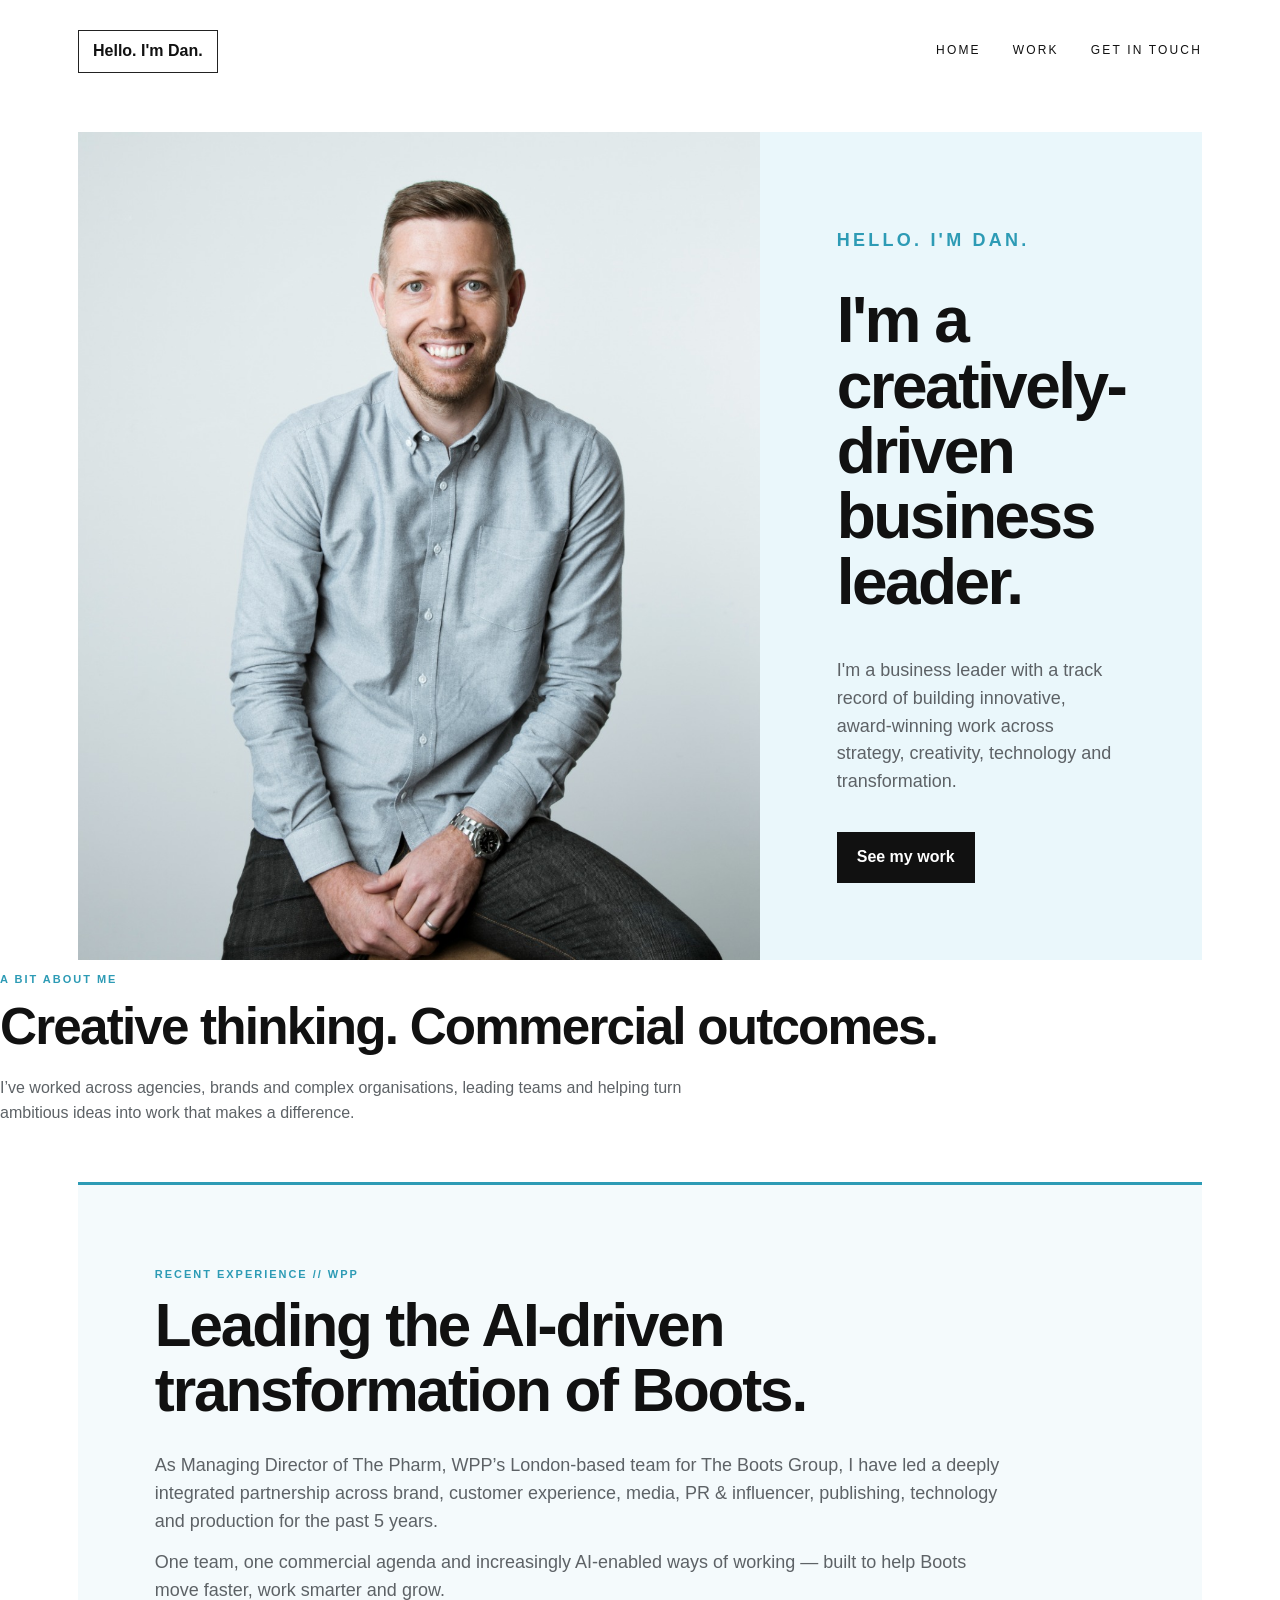
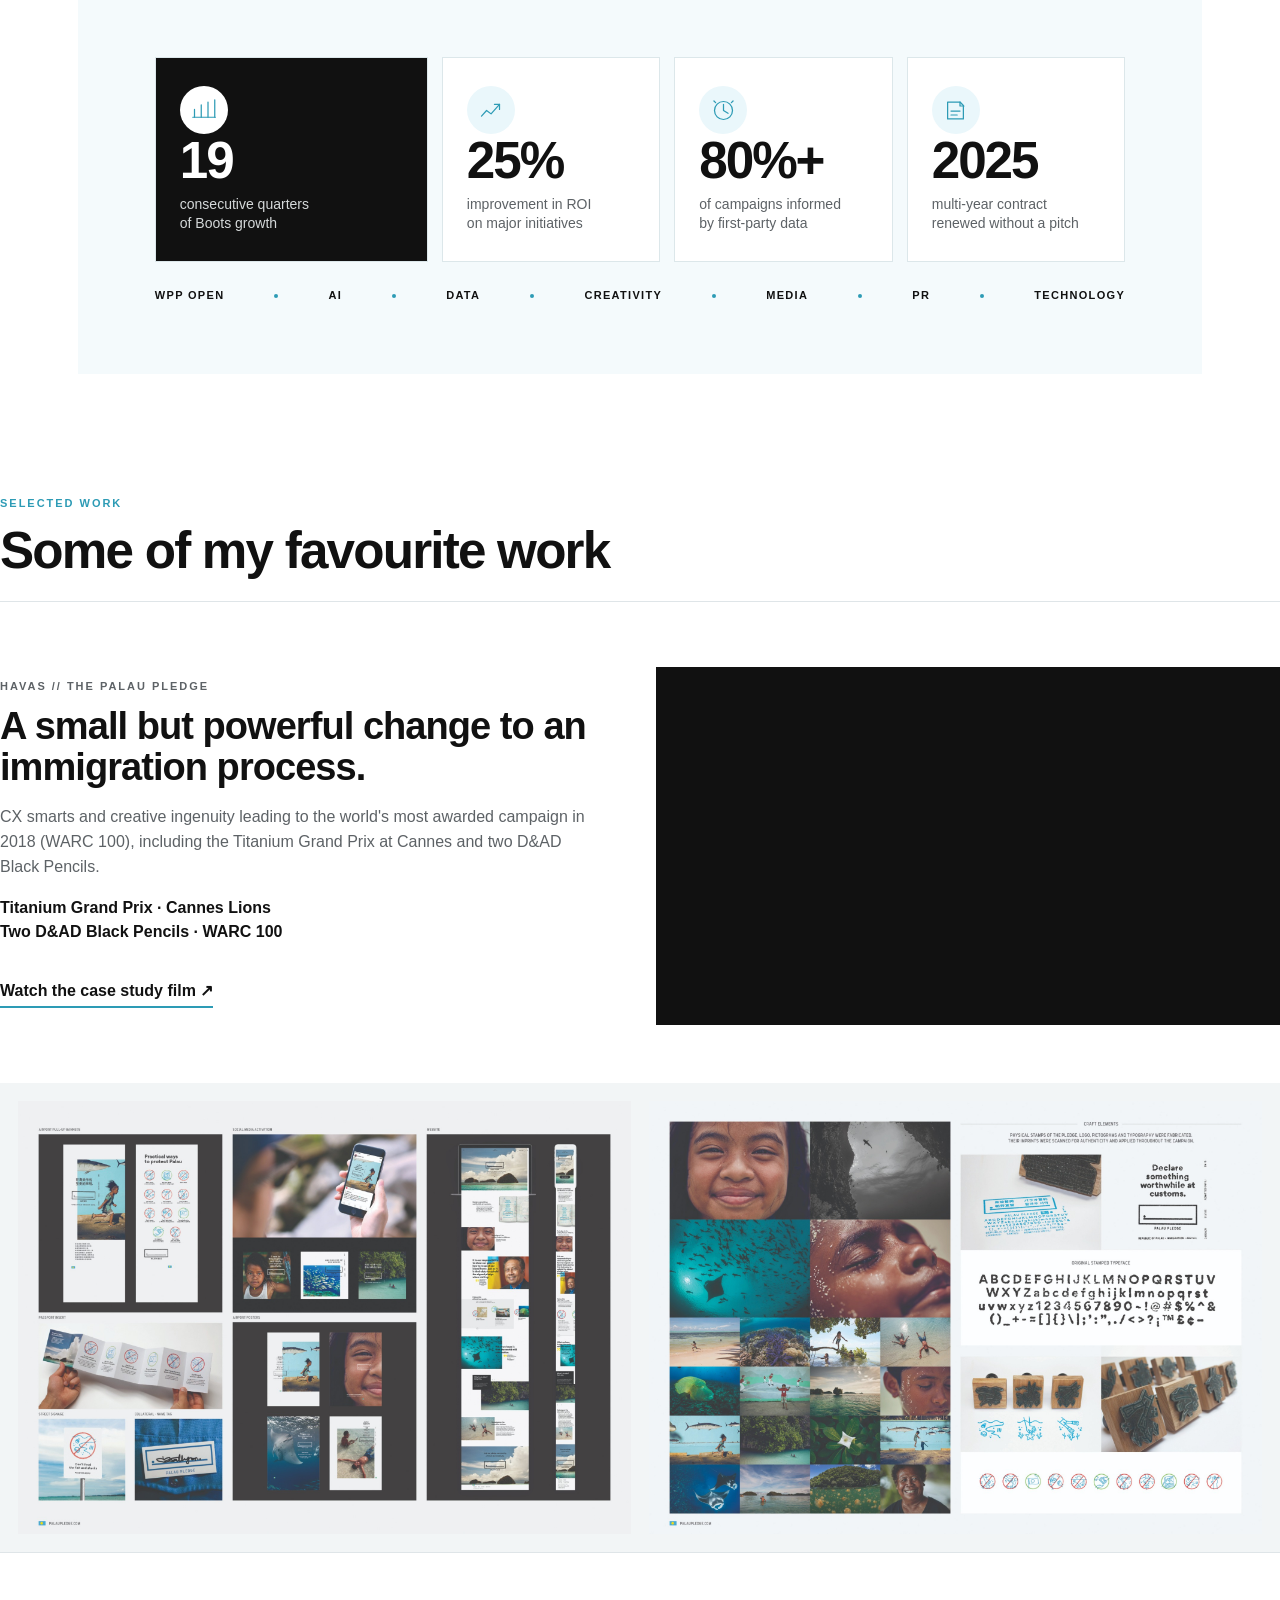
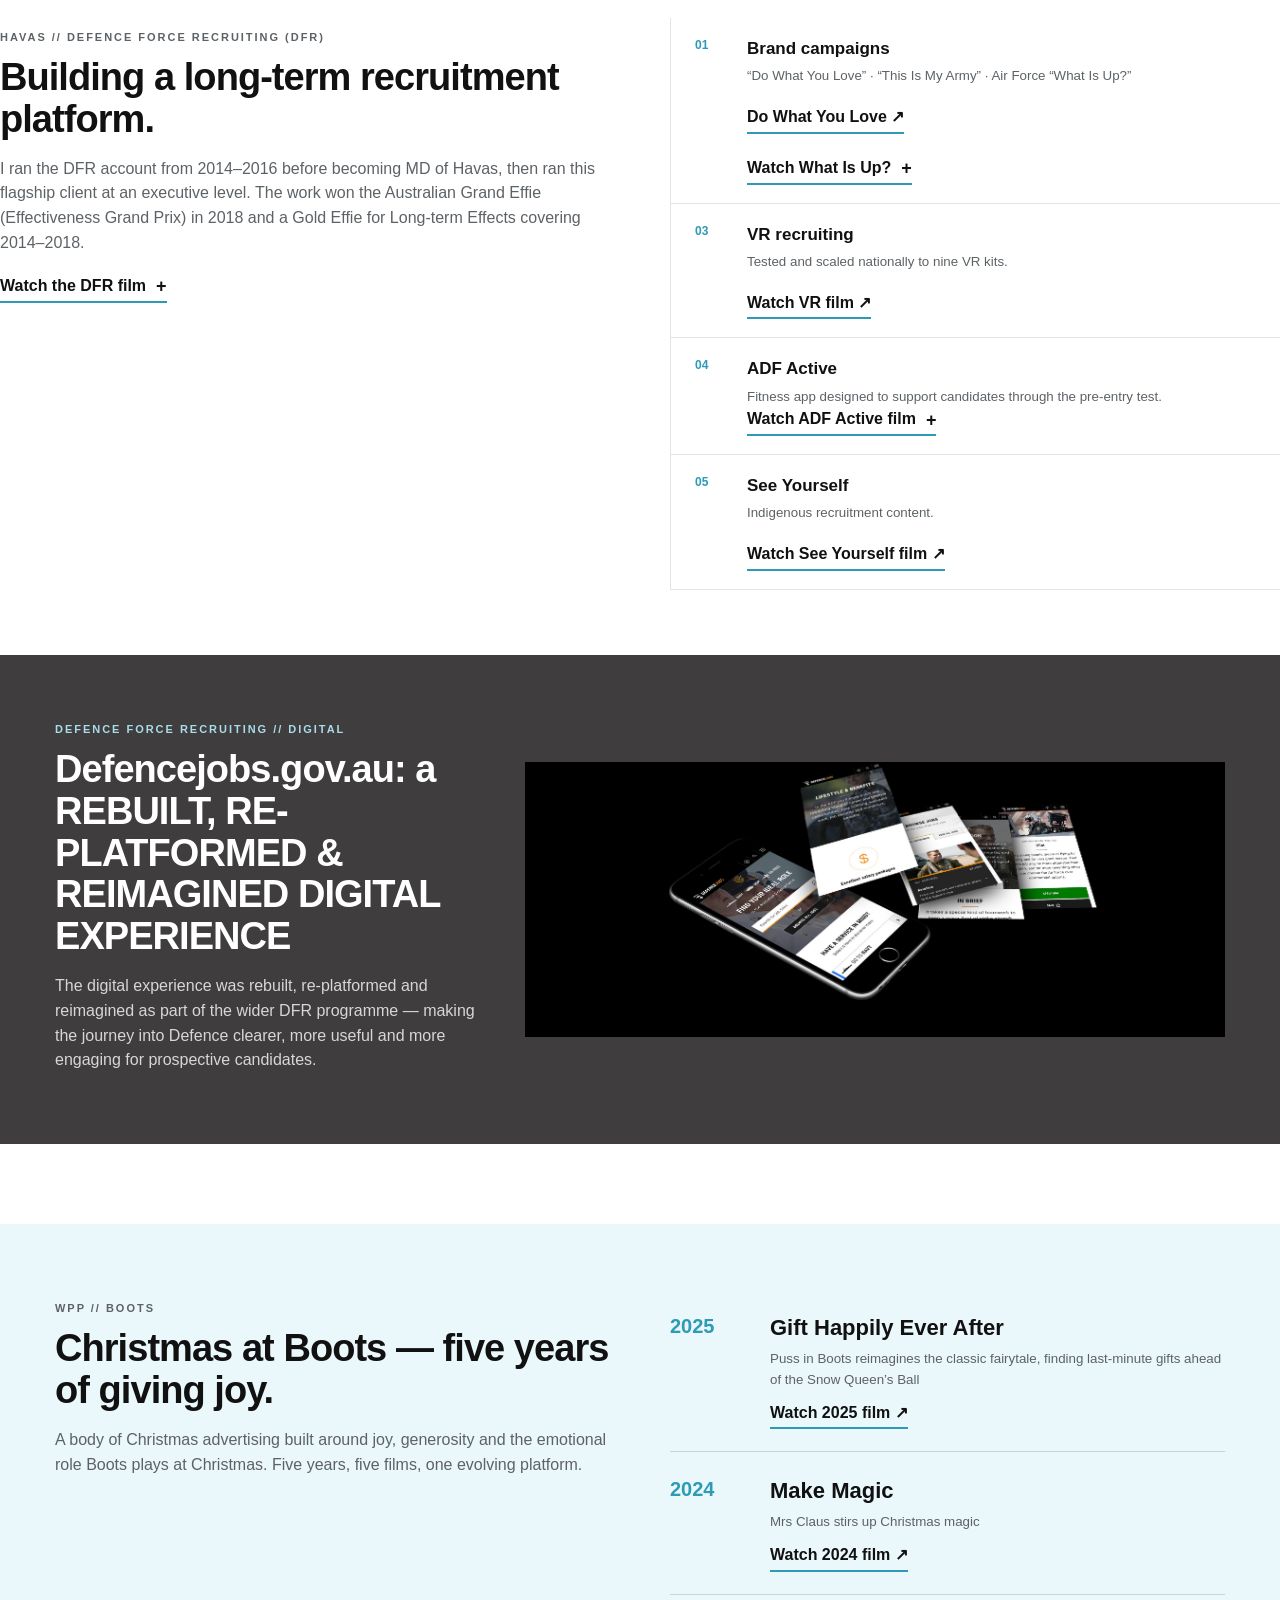
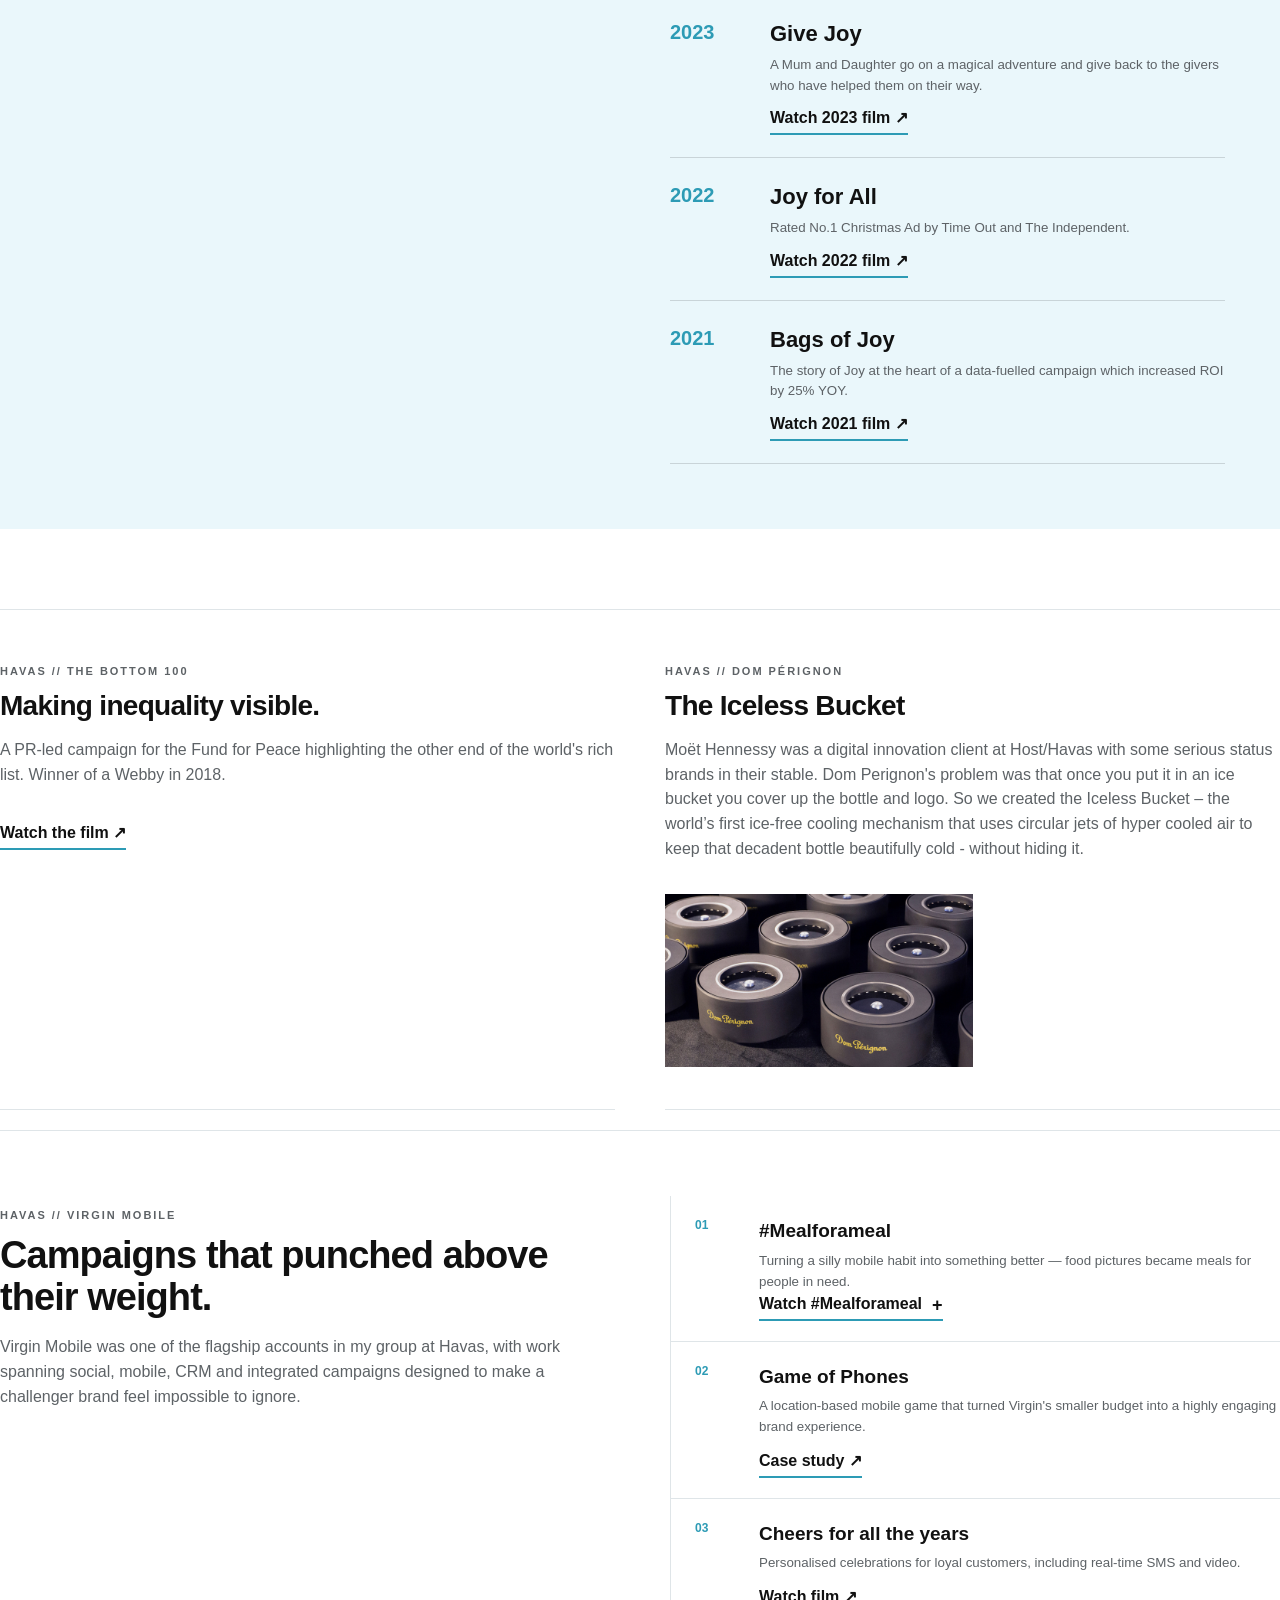
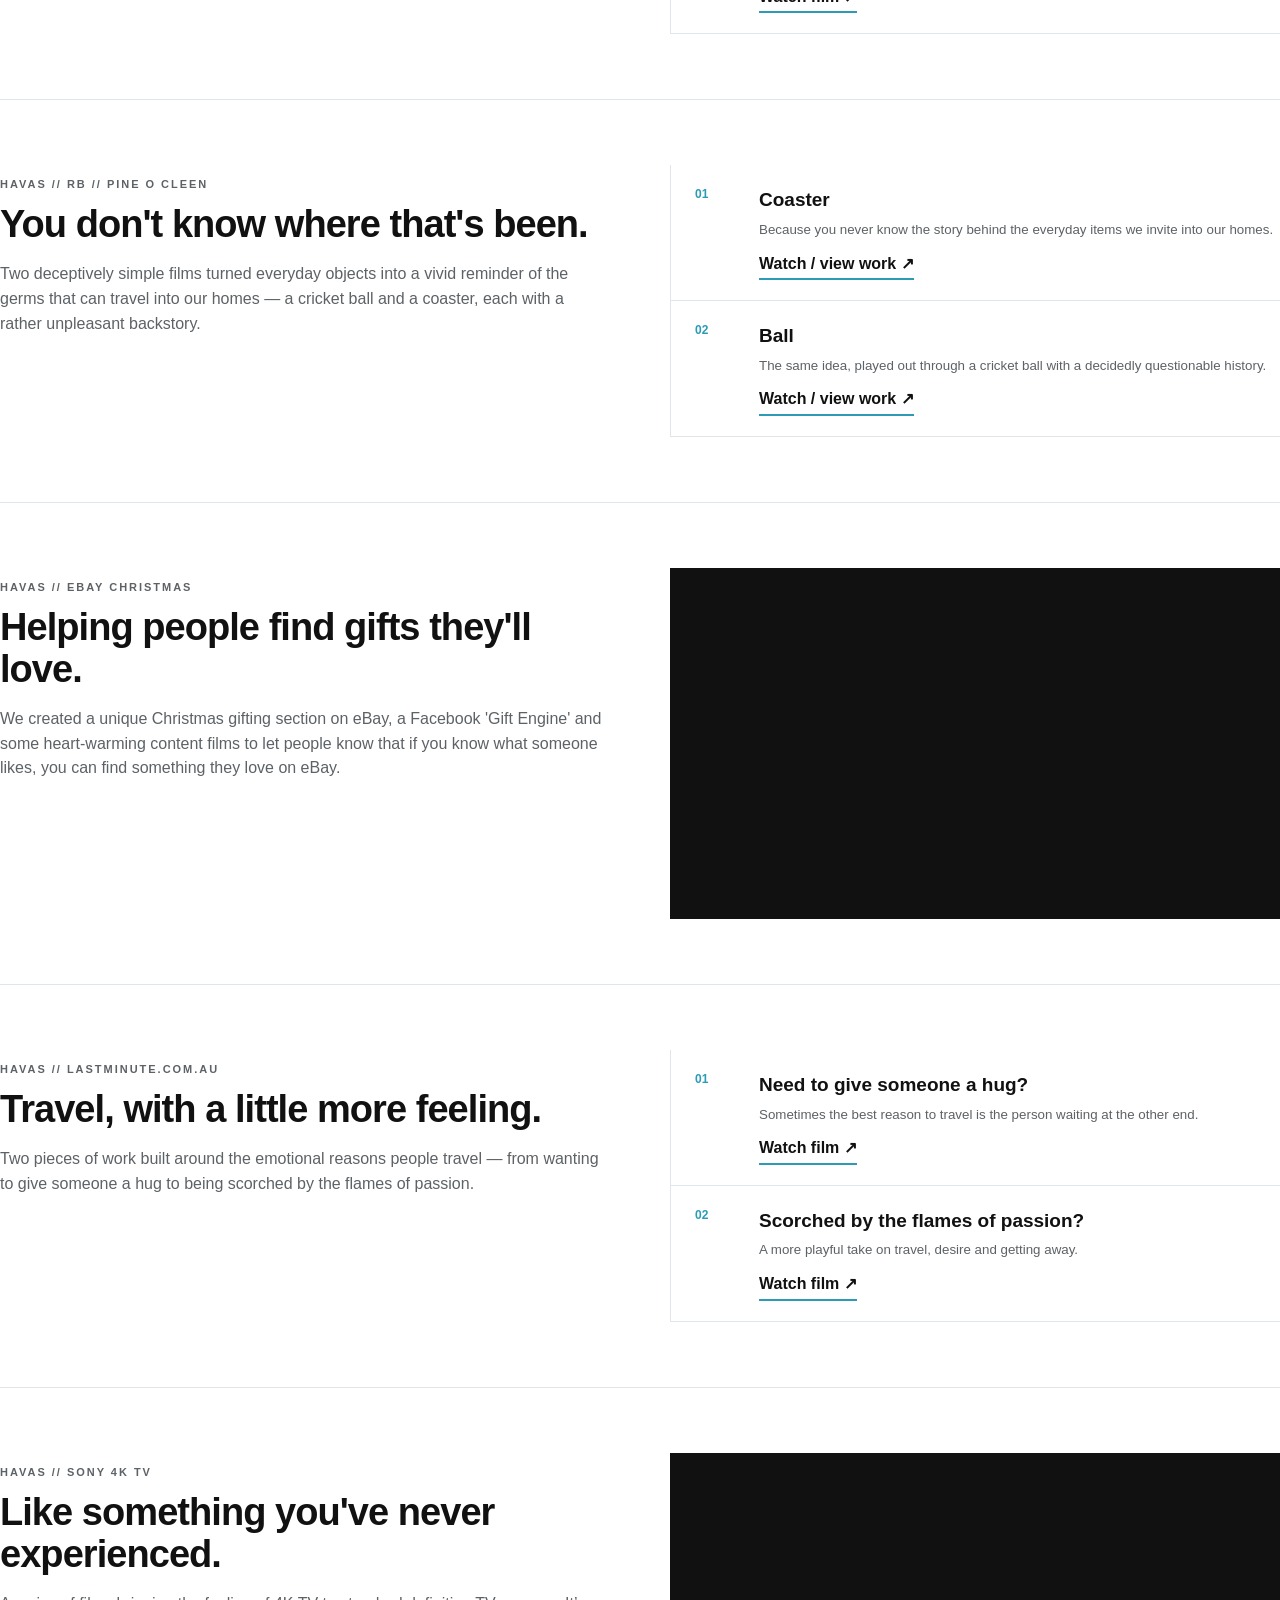
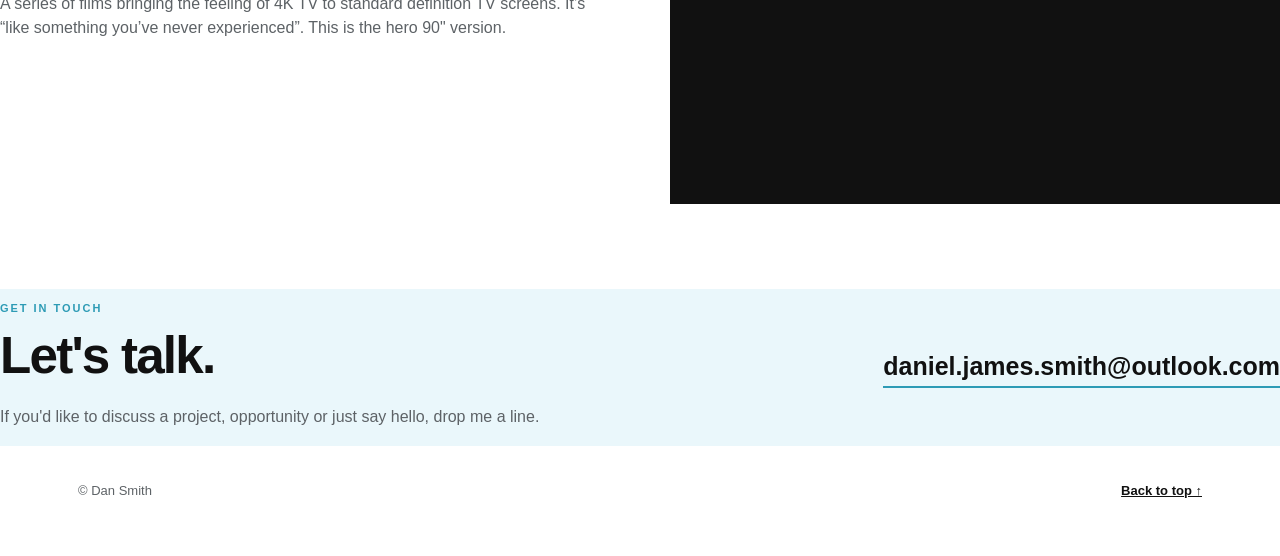
<file: index.html>
<!doctype html>
<html lang="en">
<head>
<meta charset="utf-8">
<meta name="viewport" content="width=device-width, initial-scale=1">
<title>Dan Smith — Creative Business Leader</title>
<meta name="description" content="Dan Smith — creatively-driven business leader working across strategy, creativity, digital and business transformation.">
<link rel="stylesheet" href="styles.css">
</head>
<body>
<header class="site-header">
  <a class="brand" href="#home">Hello. I'm Dan.</a>
  <nav aria-label="Primary navigation">
    <a href="#home">Home</a>
    <a href="#work">Work</a>
    <a href="#contact">Get in touch</a>
  </nav>
</header>

<main>
<section id="home" class="hero">
  <div class="hero-image"><img src="assets/Dan_0227_edit.jpg" alt="Dan Smith"></div>
  <div class="hero-copy">
    <p class="eyebrow">Hello. I'm Dan.</p>
    <h1>I'm a creatively-driven business leader.</h1>
    <p>I'm a business leader with a track record of building innovative, award-winning work across strategy, creativity, technology and transformation.</p>
    <a class="button" href="#work">See my work</a>
  </div>
</section>

<section class="intro">
  <p class="eyebrow">A bit about me</p>
  <h2>Creative thinking. Commercial outcomes.</h2>
  <p>I’ve worked across agencies, brands and complex organisations, leading teams and helping turn ambitious ideas into work that makes a difference.</p>
</section>

<section class="recent-wpp">
  <div class="recent-wpp-inner">
    <div class="recent-wpp-head">
      <p class="eyebrow">Recent experience // WPP</p>
      <h2>Leading the AI-driven transformation of Boots.</h2>
      <p class="wpp-intro">As Managing Director of The Pharm, WPP’s London-based team for The Boots Group, I have led a deeply integrated partnership across brand, customer experience, media, PR &amp; influencer, publishing, technology and production for the past 5 years.</p>
      <p class="wpp-intro">One team, one commercial agenda and increasingly AI-enabled ways of working — built to help Boots move faster, work smarter and grow.</p>
    </div>

    <div class="wpp-highlights">
      <div class="wpp-card wpp-card-large">
        <div class="wpp-icon" aria-hidden="true">
          <svg viewBox="0 0 48 48"><path d="M8 36V22M20 36V14M32 36V9M44 36V5"/><path d="M5 36h40"/></svg>
        </div>
        <strong>19</strong>
        <span>consecutive quarters<br>of Boots growth</span>
      </div>

      <div class="wpp-card">
        <div class="wpp-icon" aria-hidden="true">
          <svg viewBox="0 0 48 48"><path d="M8 34l9-10 8 6 15-17"/><path d="M31 13h9v9"/></svg>
        </div>
        <strong>25%</strong>
        <span>improvement in ROI<br>on major initiatives</span>
      </div>

      <div class="wpp-card">
        <div class="wpp-icon" aria-hidden="true">
          <svg viewBox="0 0 48 48"><circle cx="24" cy="24" r="16"/><path d="M24 13v11l8 5"/><path d="M10 10l-3-3M38 10l3-3"/></svg>
        </div>
        <strong>80%+</strong>
        <span>of campaigns informed<br>by first-party data</span>
      </div>

      <div class="wpp-card">
        <div class="wpp-icon" aria-hidden="true">
          <svg viewBox="0 0 48 48"><path d="M10 39V9h22l6 6v24z"/><path d="M32 9v7h7M16 25h16M16 32h11"/></svg>
        </div>
        <strong>2025</strong>
        <span>multi-year contract<br>renewed without a pitch</span>
      </div>
    </div>

    <div class="wpp-capabilities">
      <span>WPP Open</span><i></i><span>AI</span><i></i><span>Data</span><i></i><span>Creativity</span><i></i><span>Media</span><i></i><span>PR</span><i></i><span>Technology</span>
    </div>
  </div>
</section>

<section id="work" class="work">
  <div class="section-heading">
    <p class="eyebrow">Selected work</p>
    <h2>Some of my favourite work</h2>
  </div>

  <!-- PALAU -->
  <article class="case-study palau">
    <div class="case-copy">
      <p class="label">HAVAS // THE PALAU PLEDGE</p>
      <h3>A small but powerful change to an immigration process.</h3>
      <p>CX smarts and creative ingenuity leading to the world's most awarded campaign in 2018 (WARC 100), including the Titanium Grand Prix at Cannes and two D&amp;AD Black Pencils.</p>
      <p class="award">Titanium Grand Prix · Cannes Lions<br>Two D&amp;AD Black Pencils · WARC 100</p>
      <a class="film-link" href="https://www.youtube.com/watch?v=rfP-Y6YNpzc" target="_blank" rel="noopener">Watch the case study film ↗</a>
    </div>
    <div class="video-wrap">
      <iframe src="https://www.youtube.com/embed/rfP-Y6YNpzc" title="The Palau Pledge case study" loading="lazy" allow="accelerometer; autoplay; clipboard-write; encrypted-media; gyroscope; picture-in-picture; web-share" allowfullscreen></iframe>
    </div>
  </article>

  <div class="image-feature palau-images">
    <img src="assets/palau-supporting-01.jpg" alt="The Palau Pledge campaign supporting work">
    <img src="assets/palau-supporting-03.jpg" alt="The Palau Pledge campaign craft and visual system">
  </div>

  <!-- DFR -->
  <article class="case-study dfr">
    <div class="case-copy">
      <p class="label">HAVAS // DEFENCE FORCE RECRUITING (DFR)</p>
      <h3>Building a long-term recruitment platform.</h3>
      <p>I ran the DFR account from 2014–2016 before becoming MD of Havas, then ran this flagship client at an executive level. The work won the Australian Grand Effie (Effectiveness Grand Prix) in 2018 and a Gold Effie for Long-term Effects covering 2014–2018.</p>
      <details class="video-toggle">
        <summary>Watch the DFR film <span>+</span></summary>
        <div class="video-embed">
          <iframe src="https://player.vimeo.com/video/404593178" title="DFR case study film" loading="lazy" allow="autoplay; fullscreen; picture-in-picture" allowfullscreen></iframe>
        </div>
      </details>
    </div>
    <div class="dfr-list">
      <div class="list-item">
        <span>01</span><div><strong>Brand campaigns</strong><small>“Do What You Love” · “This Is My Army” · Air Force “What Is Up?”</small>
        <div class="links"><a href="https://youtu.be/YoAxiZLEY6c" target="_blank" rel="noopener">Do What You Love ↗</a><details class="video-toggle compact"><summary>Watch What Is Up? <span>+</span></summary><div class="video-embed"><iframe src="https://player.vimeo.com/video/713078001" title="Air Force — What Is Up? film" loading="lazy" allow="autoplay; fullscreen; picture-in-picture" allowfullscreen></iframe></div></details></div></div>
      </div>
      <div class="list-item"><span>03</span><div><strong>VR recruiting</strong><small>Tested and scaled nationally to nine VR kits.</small><div class="links"><a href="https://youtu.be/Ocllv3cdSLE" target="_blank" rel="noopener">Watch VR film ↗</a></div></div></div>
      <div class="list-item"><span>04</span><div><strong>ADF Active</strong><small>Fitness app designed to support candidates through the pre-entry test.</small><div class="links"><details class="video-toggle compact">
          <summary>Watch ADF Active film <span>+</span></summary>
          <div class="video-embed"><iframe src="https://player.vimeo.com/video/251575401" title="ADF Active film" loading="lazy" allow="autoplay; fullscreen; picture-in-picture" allowfullscreen></iframe></div>
        </details></div></div></div>
      <div class="list-item"><span>05</span><div><strong>See Yourself</strong><small>Indigenous recruitment content.</small><div class="links"><a href="https://www.youtube.com/watch?v=CjLxgbLLggs" target="_blank" rel="noopener">Watch See Yourself film ↗</a></div></div></div>
    </div>
  </article>

  <!-- DEFENCEJOBS DIGITAL -->
  <article class="digital-feature">
    <div class="digital-copy">
      <p class="label">DEFENCE FORCE RECRUITING // DIGITAL</p>
      <h3>Defencejobs.gov.au: a REBUILT, RE-PLATFORMED &amp; REIMAGINED DIGITAL EXPERIENCE</h3>
      <p>The digital experience was rebuilt, re-platformed and reimagined as part of the wider DFR programme — making the journey into Defence clearer, more useful and more engaging for prospective candidates.</p>
    </div>
    <div class="digital-image"><img src="assets/defencejobs-digital.jpg" alt="DefenceJobs.gov.au digital experience shown across mobile screens"></div>
  </article>

  <!-- BOOTS -->
  <article class="case-study boots">
    <div class="case-copy">
      <p class="label">WPP // BOOTS</p>
      <h3>Christmas at Boots — five years of giving joy.</h3>
      <p>A body of Christmas advertising built around joy, generosity and the emotional role Boots plays at Christmas. Five years, five films, one evolving platform.</p>
    </div>
    <div class="year-films">
      <div><span>2025</span><div><strong>Gift Happily Ever After</strong><small>Puss in Boots reimagines the classic fairytale, finding last-minute gifts ahead of the Snow Queen’s Ball</small><a href="https://www.youtube.com/watch?v=Y2MXlzKH7do" target="_blank" rel="noopener">Watch 2025 film ↗</a></div></div>
      <div><span>2024</span><div><strong>Make Magic</strong><small>Mrs Claus stirs up Christmas magic</small><a href="https://www.youtube.com/watch?v=ncTd0Wfk6QE" target="_blank" rel="noopener">Watch 2024 film ↗</a></div></div>
      <div><span>2023</span><div><strong>Give Joy</strong><small>A Mum and Daughter go on a magical adventure and give back to the givers who have helped them on their way.</small><a href="https://www.youtube.com/watch?v=lb_WDpevjHg" target="_blank" rel="noopener">Watch 2023 film ↗</a></div></div>
      <div><span>2022</span><div><strong>Joy for All</strong><small>Rated No.1 Christmas Ad by Time Out and The Independent.</small><a href="https://www.youtube.com/watch?v=_Qplq2LNDM0" target="_blank" rel="noopener">Watch 2022 film ↗</a></div></div>
      <div><span>2021</span><div><strong>Bags of Joy</strong><small>The story of Joy at the heart of a data-fuelled campaign which increased ROI by 25% YOY.</small><a href="https://www.youtube.com/watch?v=1MTgcwfsWKY" target="_blank" rel="noopener">Watch 2021 film ↗</a></div></div>
    </div>
  </article>

  <!-- OTHER WORK -->
  <div class="work-grid legacy-work">
    <article>
      <p class="label">HAVAS // THE BOTTOM 100</p><h3>Making inequality visible.</h3>
      <p>A PR-led campaign for the Fund for Peace highlighting the other end of the world's rich list. Winner of a Webby in 2018.</p>
      <a class="film-link" href="https://youtu.be/dHQYm3Mr1WE" target="_blank" rel="noopener">Watch the film ↗</a>
    </article>
    <article class="iceless-case-study">
      <p class="label">HAVAS // DOM PÉRIGNON</p><h3>The Iceless Bucket</h3>
      <p>Moët Hennessy was a digital innovation client at Host/Havas with some serious status brands in their stable. Dom Perignon's problem was that once you put it in an ice bucket you cover up the bottle and logo. So we created the Iceless Bucket – the world’s first ice-free cooling mechanism that uses circular jets of hyper cooled air to keep that decadent bottle beautifully cold - without hiding it.</p>
      <img class="iceless-image" src="assets/iceless-bucket.jpg" alt="Dom Pérignon Iceless Bucket cooling units" loading="lazy">
    </article>
  </div>

  <!-- VIRGIN MOBILE -->
  <article class="case-study legacy-case">
    <div class="case-copy">
      <p class="label">HAVAS // VIRGIN MOBILE</p>
      <h3>Campaigns that punched above their weight.</h3>
      <p>Virgin Mobile was one of the flagship accounts in my group at Havas, with work spanning social, mobile, CRM and integrated campaigns designed to make a challenger brand feel impossible to ignore.</p>
    </div>
    <div class="legacy-list">
      <div><span>01</span><div><strong>#Mealforameal</strong><small>Turning a silly mobile habit into something better — food pictures became meals for people in need.</small><details class="video-toggle compact"><summary>Watch #Mealforameal <span>+</span></summary><div class="video-embed"><iframe src="https://player.vimeo.com/video/122378315" title="#mealforameal case film" loading="lazy" allow="autoplay; fullscreen; picture-in-picture" allowfullscreen></iframe></div></details></div></div>
      <div><span>02</span><div><strong>Game of Phones</strong><small>A location-based mobile game that turned Virgin's smaller budget into a highly engaging brand experience.</small><a href="https://www.warc.com/en/article/virgin-mobile-australia%3A-game-of-phones-6876157165cd415c5ce07202dddca" target="_blank" rel="noopener">Case study ↗</a></div></div>
      <div><span>03</span><div><strong>Cheers for all the years</strong><small>Personalised celebrations for loyal customers, including real-time SMS and video.</small><a href="https://vimeo.com/84088030" target="_blank" rel="noopener">Watch film ↗</a></div></div>
    </div>
  </article>

  <!-- RB -->
  <article class="case-study legacy-case">
    <div class="case-copy">
      <p class="label">HAVAS // RB // PINE O CLEEN</p>
      <h3>You don't know where that's been.</h3>
      <p>Two deceptively simple films turned everyday objects into a vivid reminder of the germs that can travel into our homes — a cricket ball and a coaster, each with a rather unpleasant backstory.</p>
    </div>
    <div class="legacy-list">
      <div><span>01</span><div><strong>Coaster</strong><small>Because you never know the story behind the everyday items we invite into our homes.</small><a href="https://www.adsoftheworld.com/campaigns/you-don-t-know-where-that-s-been-cricket-ball-coaster" target="_blank" rel="noopener">Watch / view work ↗</a></div></div>
      <div><span>02</span><div><strong>Ball</strong><small>The same idea, played out through a cricket ball with a decidedly questionable history.</small><a href="https://www.adsoftheworld.com/campaigns/you-don-t-know-where-that-s-been-cricket-ball-coaster" target="_blank" rel="noopener">Watch / view work ↗</a></div></div>
    </div>
  </article>

  <!-- EBAY -->
  <article class="case-study legacy-case">
    <div class="case-copy">
      <p class="label">HAVAS // EBAY CHRISTMAS</p>
      <h3>Helping people find gifts they'll love.</h3>
      <p>We created a unique Christmas gifting section on eBay, a Facebook 'Gift Engine' and some heart-warming content films to let people know that if you know what someone likes, you can find something they love on eBay.</p>
    </div>
    <div class="video-wrap">
      <iframe
        src="https://www.youtube.com/embed/p8hKTDxDFMA"
        title="eBay Christmas film"
        loading="lazy"
        allow="accelerometer; autoplay; clipboard-write; encrypted-media; gyroscope; picture-in-picture; web-share"
        allowfullscreen></iframe>
    </div>
  </article>

  <!-- LASTMINUTE.COM.AU -->
  <article class="case-study legacy-case">
    <div class="case-copy">
      <p class="label">HAVAS // LASTMINUTE.COM.AU</p>
      <h3>Travel, with a little more feeling.</h3>
      <p>Two pieces of work built around the emotional reasons people travel — from wanting to give someone a hug to being scorched by the flames of passion.</p>
    </div>
    <div class="legacy-list">
      <div><span>01</span><div><strong>Need to give someone a hug?</strong><small>Sometimes the best reason to travel is the person waiting at the other end.</small><a href="https://www.youtube.com/watch?v=u_WEJh2Rfgk" target="_blank" rel="noopener">Watch film ↗</a></div></div>
      <div><span>02</span><div><strong>Scorched by the flames of passion?</strong><small>A more playful take on travel, desire and getting away.</small><a href="https://www.youtube.com/watch?v=HMNfGJihdP0" target="_blank" rel="noopener">Watch film ↗</a></div></div>
    </div>
  </article>
</section>
  <!-- SONY -->
  <article class="case-study legacy-case sony-case">
    <div class="case-copy">
      <p class="label">HAVAS // SONY 4K TV</p>
      <h3>Like something you've never experienced.</h3>
      <p>A series of films bringing the feeling of 4K TV to standard definition TV screens. It’s “like something you’ve never experienced”. This is the hero 90" version.</p>
    </div>
    <div class="video-wrap">
      <iframe
        src="https://player.vimeo.com/video/70301299"
        title="Sony 4K Ultra HD TV — Like Nothing You've Ever Experienced"
        loading="lazy"
        allow="autoplay; fullscreen; picture-in-picture"
        allowfullscreen></iframe>
    </div>
  </article>

<section id="contact" class="contact">
  <div><p class="eyebrow">Get in touch</p><h2>Let's talk.</h2><p>If you'd like to discuss a project, opportunity or just say hello, drop me a line.</p></div>
  <a class="contact-email" href="mailto:daniel.james.smith@outlook.com">daniel.james.smith@outlook.com</a>
</section>
</main>

<footer><span>© Dan Smith</span><a href="#home">Back to top ↑</a></footer>
<script src="script.js"></script>
</body>
</html>
</file>
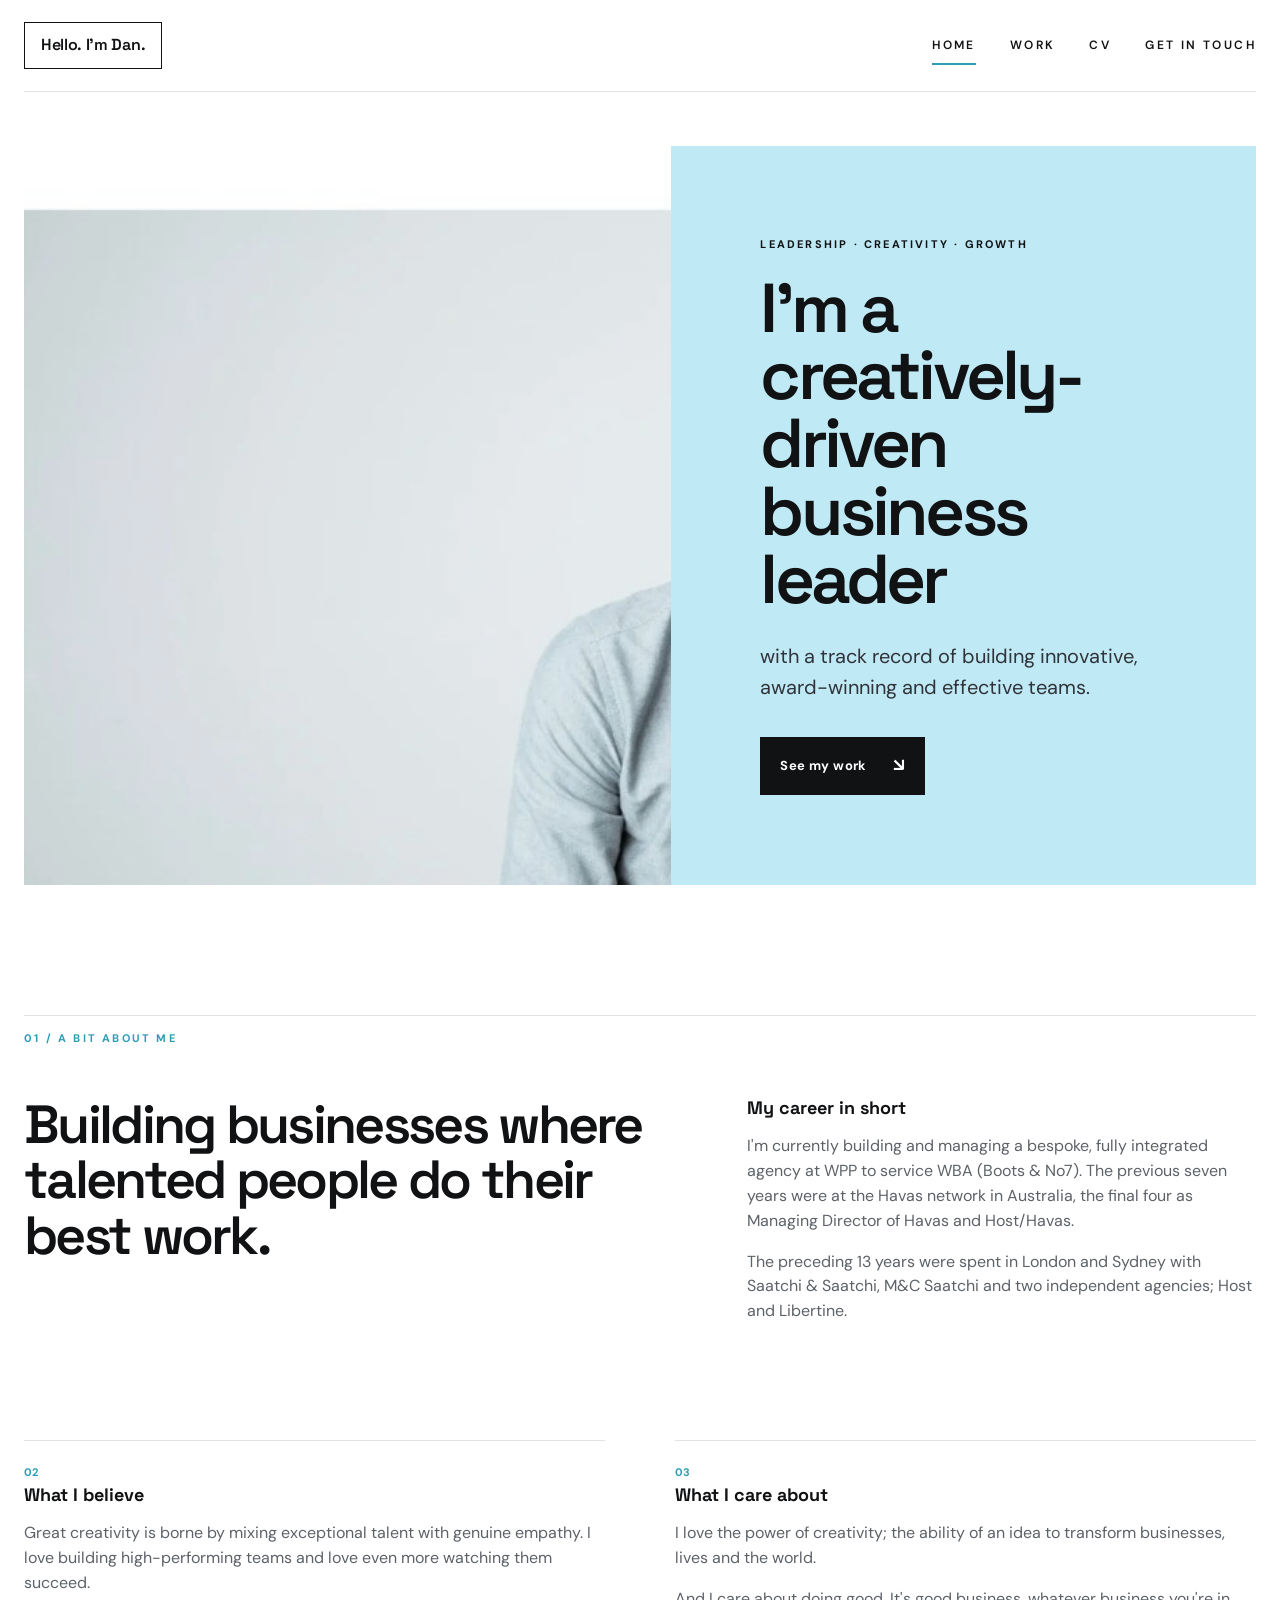
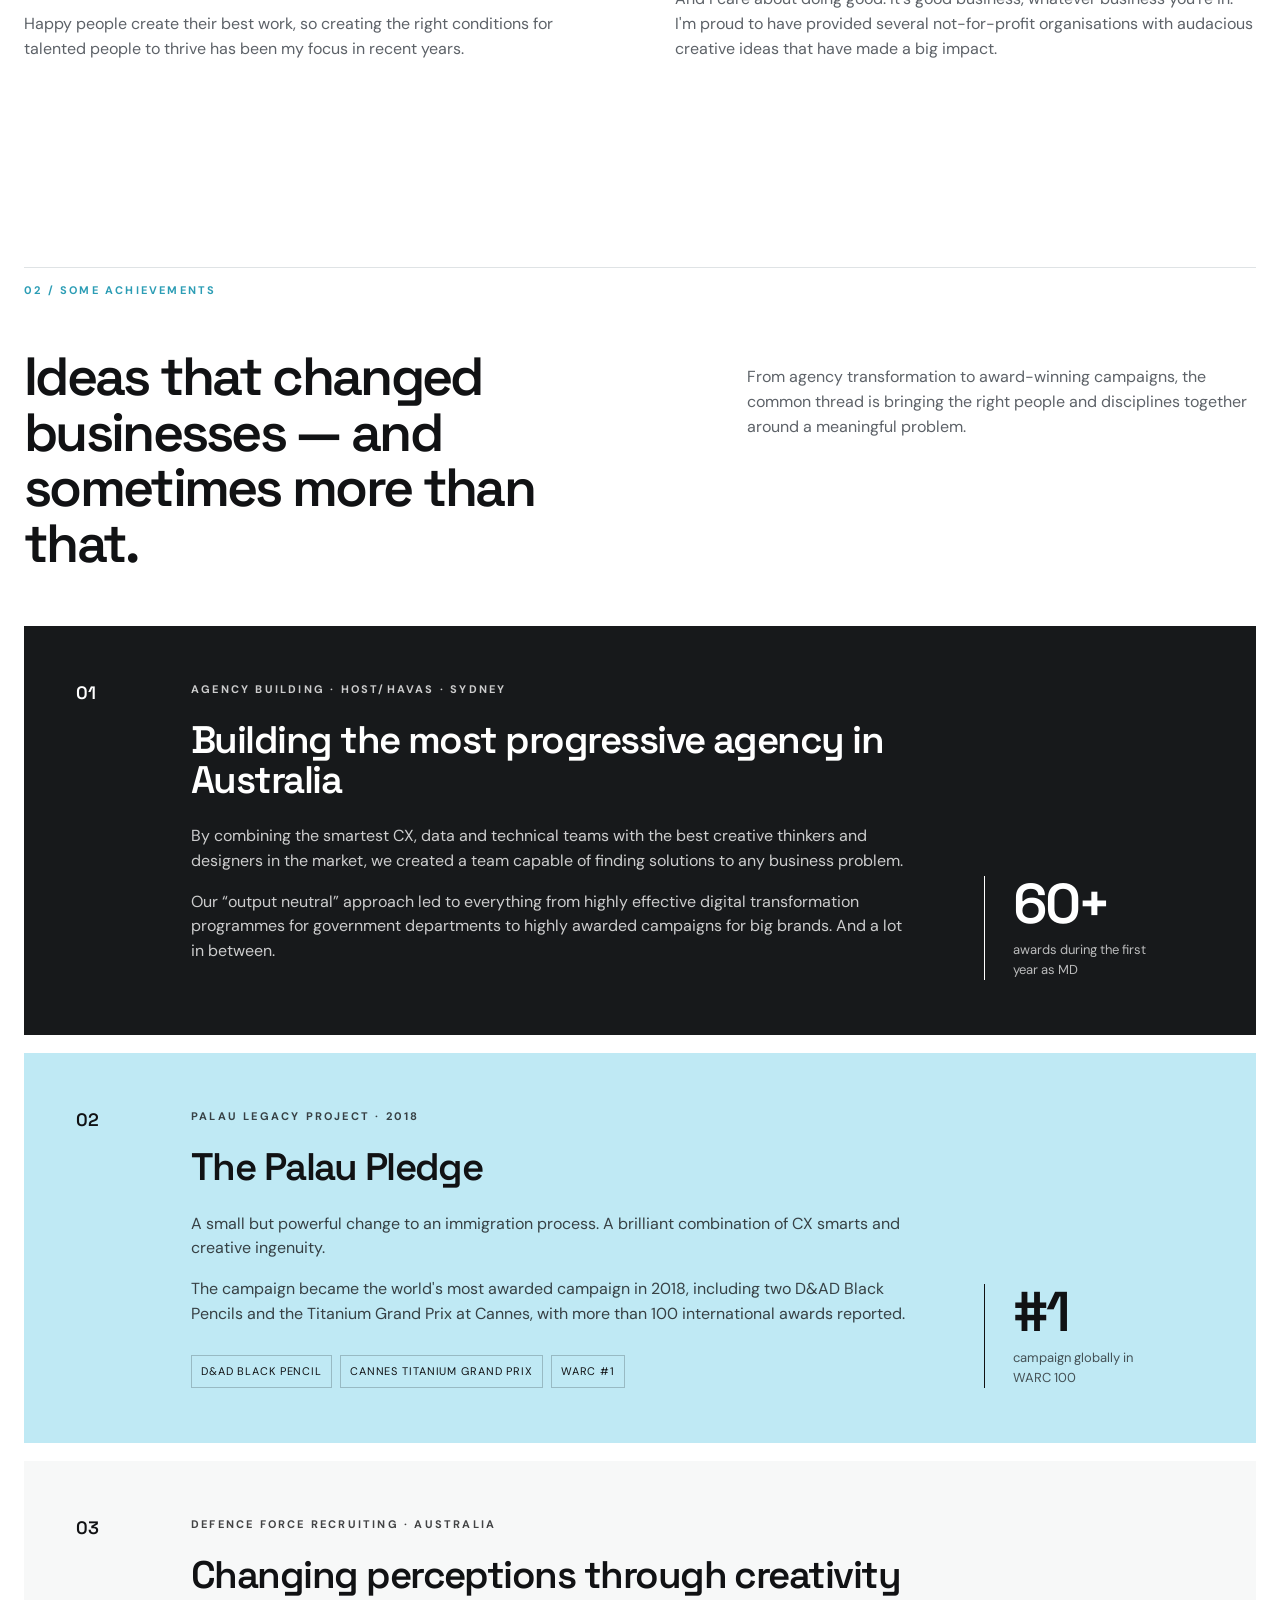
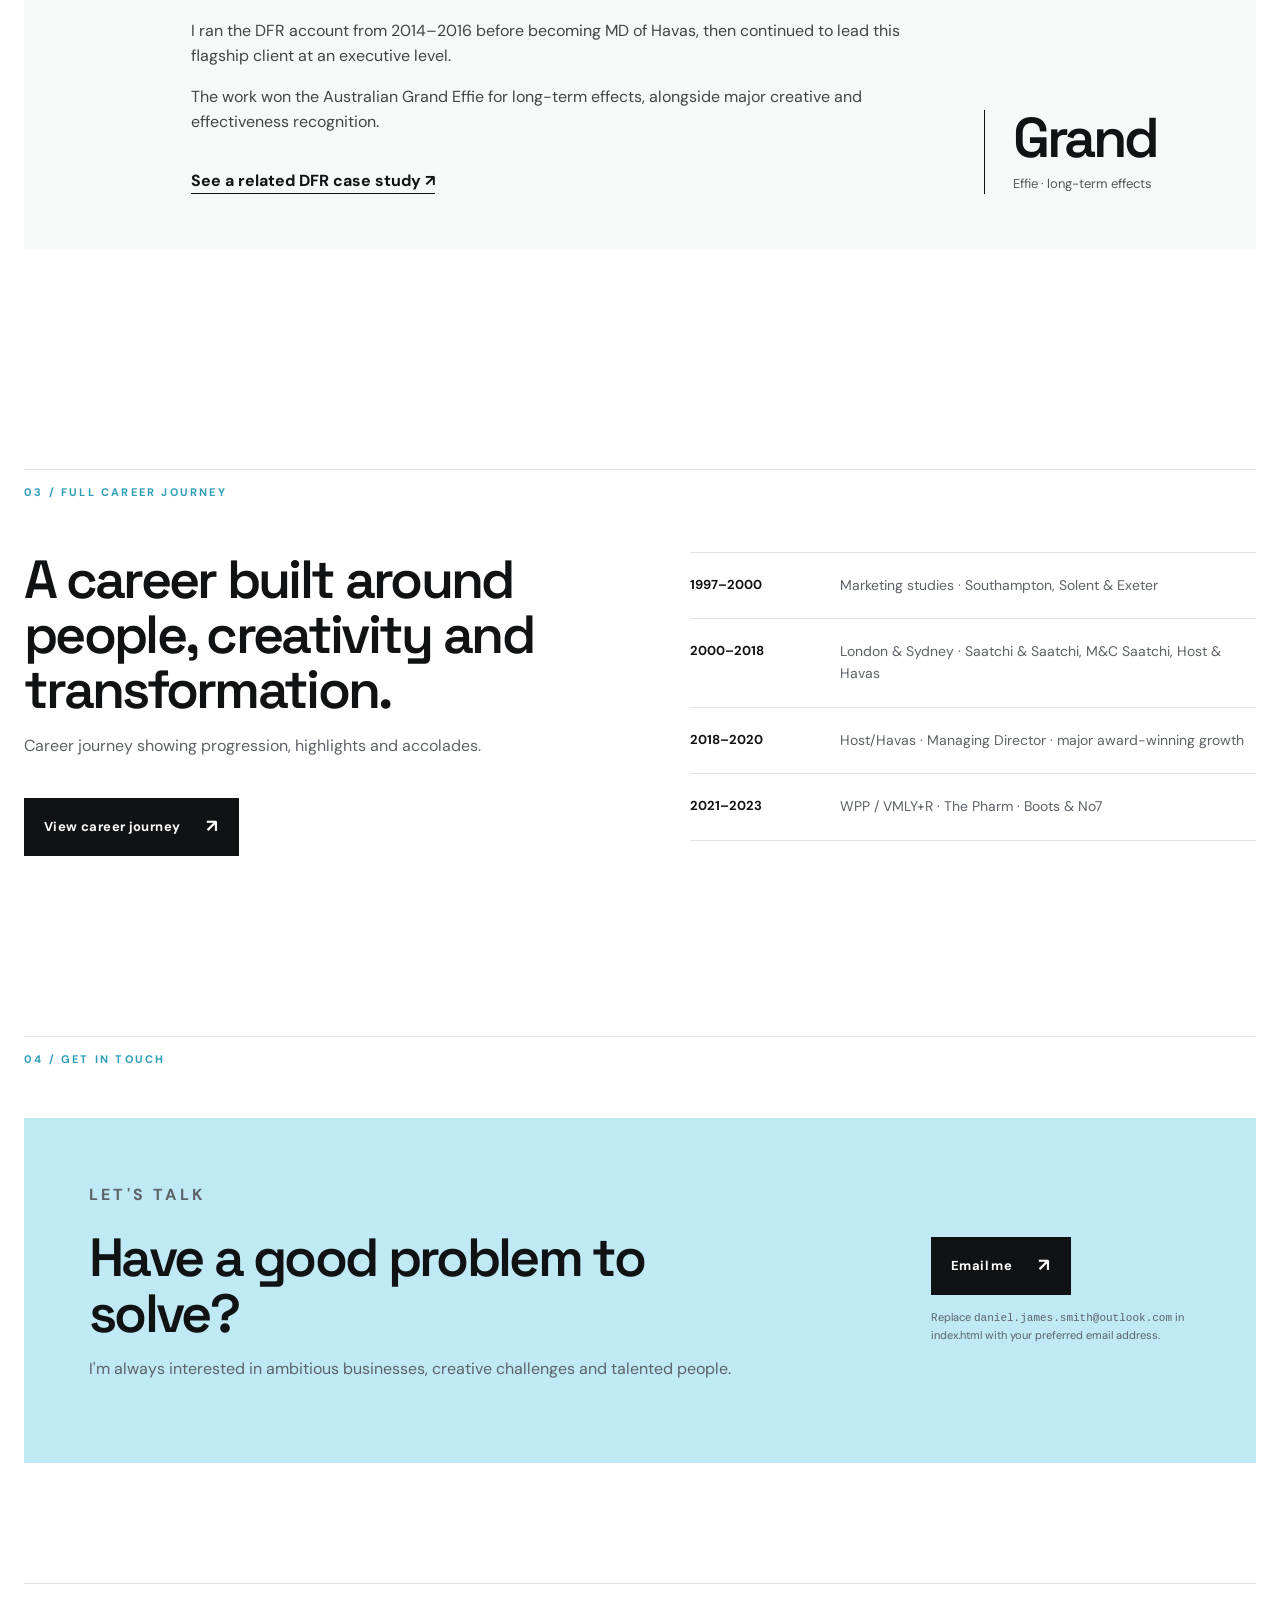
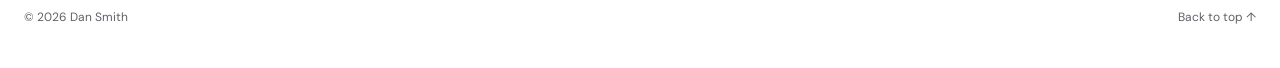
<file: danieljsmith-site/index.html>
<!doctype html>
<html lang="en-GB">
<head>
  <meta charset="utf-8">
  <meta name="viewport" content="width=device-width, initial-scale=1">
  <meta name="description" content="Dan Smith — creatively-driven business leader with a track record of building innovative, award-winning and effective teams.">
  <meta name="theme-color" content="#2c9db5">
  <title>Dan Smith — Creatively-driven business leader</title>
  <link rel="preconnect" href="https://fonts.googleapis.com">
  <link rel="preconnect" href="https://fonts.gstatic.com" crossorigin>
  <link href="https://fonts.googleapis.com/css2?family=DM+Sans:wght@400;500;600;700&family=Space+Grotesk:wght@500;600;700&display=swap" rel="stylesheet">
  <link rel="stylesheet" href="styles.css">
</head>
<body>
  <header class="site-header">
    <a class="brand" href="#top">Hello. I'm Dan.</a>
    <button class="menu-toggle" aria-expanded="false" aria-controls="nav">Menu</button>
    <nav id="nav" class="nav" aria-label="Primary navigation">
      <a class="active" href="#top">Home</a>
      <a href="#work">Work</a>
      <a href="#cv">CV</a>
      <a href="#contact">Get in touch</a>
    </nav>
  </header>

  <main id="top">
    <section class="hero section-shell">
      <div class="hero-photo">
        <img src="assets/dan-profile.jpg" alt="Dan Smith">
      </div>
      <div class="hero-copy">
        <p class="eyebrow">Leadership · Creativity · Growth</p>
        <h1>I'm a creatively-driven business leader</h1>
        <p class="lede">with a track record of building innovative, award-winning and effective teams.</p>
        <a class="button" href="#work">See my work <span>↘</span></a>
      </div>
    </section>

    <section class="intro section-shell" id="about">
      <div class="section-kicker">01 / A bit about me</div>
      <div class="intro-grid">
        <div>
          <h2>Building businesses where talented people do their best work.</h2>
        </div>
        <div class="copy">
          <h3>My career in short</h3>
          <p>I'm currently building and managing a bespoke, fully integrated agency at WPP to service WBA (Boots &amp; No7). The previous seven years were at the Havas network in Australia, the final four as Managing Director of Havas and Host/Havas.</p>
          <p>The preceding 13 years were spent in London and Sydney with Saatchi &amp; Saatchi, M&amp;C Saatchi and two independent agencies; Host and Libertine.</p>
        </div>
      </div>
      <div class="beliefs">
        <article><span>02</span><h3>What I believe</h3><p>Great creativity is borne by mixing exceptional talent with genuine empathy. I love building high-performing teams and love even more watching them succeed.</p><p>Happy people create their best work, so creating the right conditions for talented people to thrive has been my focus in recent years.</p></article>
        <article><span>03</span><h3>What I care about</h3><p>I love the power of creativity; the ability of an idea to transform businesses, lives and the world.</p><p>And I care about doing good. It's good business, whatever business you're in. I'm proud to have provided several not-for-profit organisations with audacious creative ideas that have made a big impact.</p></article>
      </div>
    </section>

    <section class="work section-shell" id="work">
      <div class="section-kicker">02 / Some achievements</div>
      <div class="work-intro">
        <h2>Ideas that changed businesses — and sometimes more than that.</h2>
        <p>From agency transformation to award-winning campaigns, the common thread is bringing the right people and disciplines together around a meaningful problem.</p>
      </div>

      <article class="case case-dark">
        <div class="case-number">01</div>
        <div class="case-body">
          <p class="eyebrow">Agency building · Host/Havas · Sydney</p>
          <h3>Building the most progressive agency in Australia</h3>
          <p>By combining the smartest CX, data and technical teams with the best creative thinkers and designers in the market, we created a team capable of finding solutions to any business problem.</p>
          <p>Our “output neutral” approach led to everything from highly effective digital transformation programmes for government departments to highly awarded campaigns for big brands. And a lot in between.</p>
        </div>
        <div class="case-stat"><strong>60+</strong><span>awards during the first year as MD</span></div>
      </article>

      <article class="case case-blue">
        <div class="case-number">02</div>
        <div class="case-body">
          <p class="eyebrow">Palau Legacy Project · 2018</p>
          <h3>The Palau Pledge</h3>
          <p>A small but powerful change to an immigration process. A brilliant combination of CX smarts and creative ingenuity.</p>
          <p>The campaign became the world's most awarded campaign in 2018, including two D&amp;AD Black Pencils and the Titanium Grand Prix at Cannes, with more than 100 international awards reported.</p>
          <div class="tags"><span>D&amp;AD Black Pencil</span><span>Cannes Titanium Grand Prix</span><span>WARC #1</span></div>
        </div>
        <div class="case-stat"><strong>#1</strong><span>campaign globally in WARC 100</span></div>
      </article>

      <article class="case case-light">
        <div class="case-number">03</div>
        <div class="case-body">
          <p class="eyebrow">Defence Force Recruiting · Australia</p>
          <h3>Changing perceptions through creativity</h3>
          <p>I ran the DFR account from 2014–2016 before becoming MD of Havas, then continued to lead this flagship client at an executive level.</p>
          <p>The work won the Australian Grand Effie for long-term effects, alongside major creative and effectiveness recognition.</p>
          <a class="text-link" href="https://www.oneclub.org/awards/theoneshow/-award/30130/vrecruitment/" target="_blank" rel="noopener">See a related DFR case study ↗</a>
        </div>
        <div class="case-stat"><strong>Grand</strong><span>Effie · long-term effects</span></div>
      </article>
    </section>

    <section class="cv section-shell" id="cv">
      <div class="section-kicker">03 / Full career journey</div>
      <div class="cv-grid">
        <div>
          <h2>A career built around people, creativity and transformation.</h2>
          <p>Career journey showing progression, highlights and accolades.</p>
          <a class="button" href="career-journey.html">View career journey <span>↗</span></a>
        </div>
        <div class="timeline-preview">
          <div><b>1997–2000</b><span>Marketing studies · Southampton, Solent &amp; Exeter</span></div>
          <div><b>2000–2018</b><span>London &amp; Sydney · Saatchi &amp; Saatchi, M&amp;C Saatchi, Host &amp; Havas</span></div>
          <div><b>2018–2020</b><span>Host/Havas · Managing Director · major award-winning growth</span></div>
          <div><b>2021–2023</b><span>WPP / VMLY+R · The Pharm · Boots &amp; No7</span></div>
        </div>
      </div>
    </section>

    <section class="contact section-shell" id="contact">
      <div class="section-kicker">04 / Get in touch</div>
      <div class="contact-box">
        <div>
          <p class="eyebrow">Let's talk</p>
          <h2>Have a good problem to solve?</h2>
          <p>I'm always interested in ambitious businesses, creative challenges and talented people.</p>
        </div>
        <div class="contact-action">
          <!-- Replace the placeholder email below with the preferred address before publishing. -->
          <a class="button button-dark" href="mailto:daniel.james.smith@outlook.com">Email me <span>↗</span></a>
          <small>Replace <code>daniel.james.smith@outlook.com</code> in index.html with your preferred email address.</small>
        </div>
      </div>
    </section>
  </main>

  <footer class="footer section-shell">
    <span>© <span id="year"></span> Dan Smith</span>
    <a href="#top">Back to top ↑</a>
  </footer>

  <script src="script.js"></script>
</body>
</html>
</file>
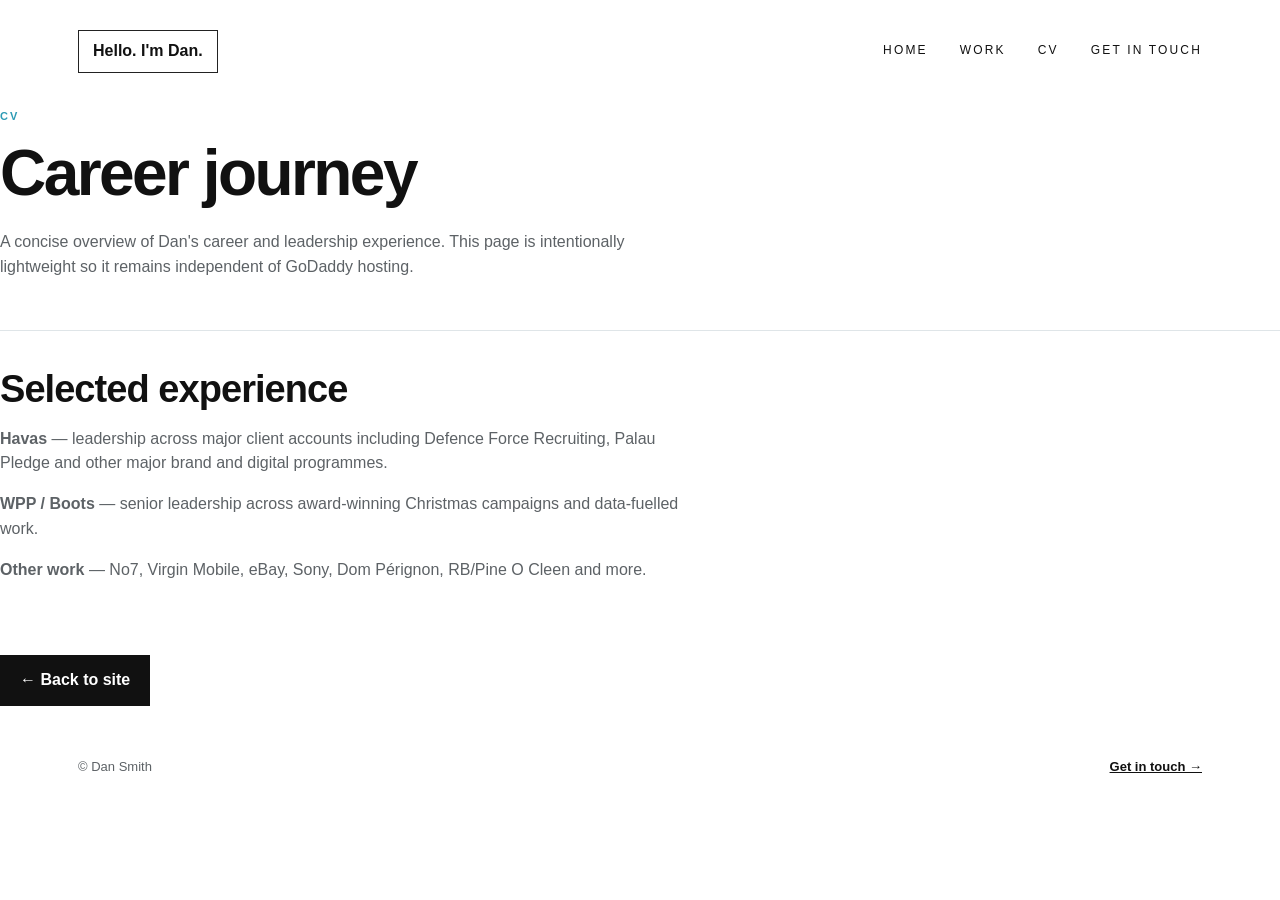
<file: career-journey.html>
<!doctype html>
<html lang="en"><head><meta charset="utf-8"><meta name="viewport" content="width=device-width,initial-scale=1">
<title>Career journey — Dan Smith</title><link rel="stylesheet" href="styles.css"></head>
<body>
<header class="site-header"><a class="brand" href="index.html">Hello. I'm Dan.</a><nav><a href="index.html#home">Home</a><a href="index.html#work">Work</a><a href="career-journey.html">CV</a><a href="index.html#contact">Get in touch</a></nav></header>
<main class="intro">
<p class="eyebrow">CV</p><h1>Career journey</h1>
<p>A concise overview of Dan's career and leadership experience. This page is intentionally lightweight so it remains independent of GoDaddy hosting.</p>
<div style="margin-top:50px;border-top:1px solid var(--line);padding-top:30px">
<h3>Selected experience</h3>
<p><strong>Havas</strong> — leadership across major client accounts including Defence Force Recruiting, Palau Pledge and other major brand and digital programmes.</p>
<p><strong>WPP / Boots</strong> — senior leadership across award-winning Christmas campaigns and data-fuelled work.</p>
<p><strong>Other work</strong> — No7, Virgin Mobile, eBay, Sony, Dom Pérignon, RB/Pine O Cleen and more.</p>
</div>
<p style="margin-top:55px"><a class="button" href="index.html">← Back to site</a></p>
</main>
<footer><span>© Dan Smith</span><a href="index.html#contact">Get in touch →</a></footer>
</body></html>
</file>
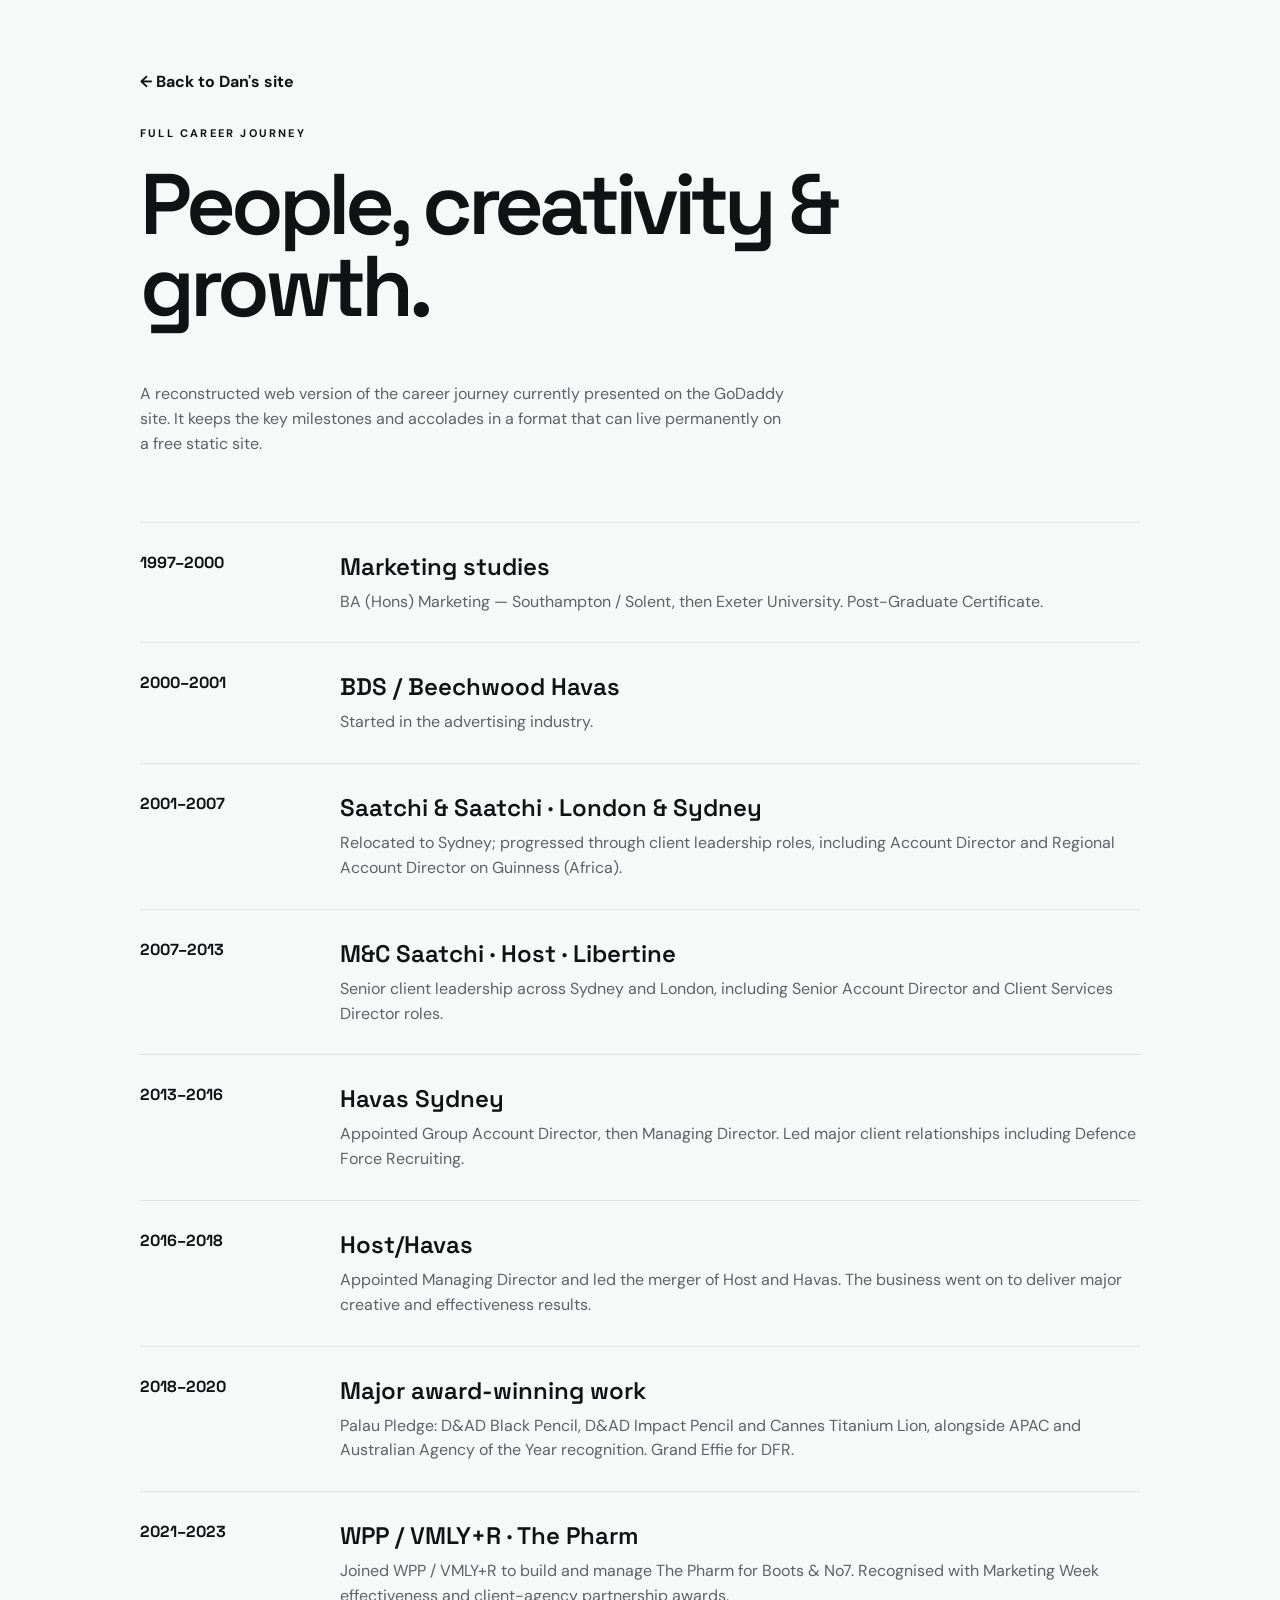
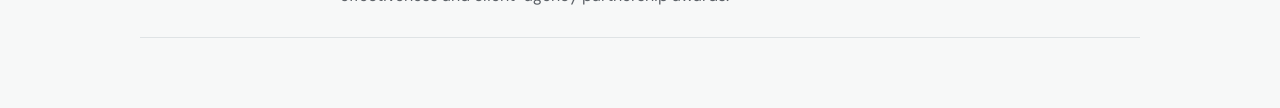
<file: danieljsmith-site/career-journey.html>
<!doctype html><html lang="en-GB"><head><meta charset="utf-8"><meta name="viewport" content="width=device-width, initial-scale=1"><title>Career journey — Dan Smith</title><link rel="preconnect" href="https://fonts.googleapis.com"><link rel="preconnect" href="https://fonts.gstatic.com" crossorigin><link href="https://fonts.googleapis.com/css2?family=DM+Sans:wght@400;500;600;700&family=Space+Grotesk:wght@500;600;700&display=swap" rel="stylesheet"><link rel="stylesheet" href="styles.css"></head><body class="career-page"><main class="career-wrap"><a class="back" href="index.html">← Back to Dan's site</a><p class="eyebrow">Full career journey</p><h1>People, creativity &amp; growth.</h1><p class="career-meta">A reconstructed web version of the career journey currently presented on the GoDaddy site. It keeps the key milestones and accolades in a format that can live permanently on a free static site.</p><div class="career-line">
<div class="career-item"><strong>1997–2000</strong><div><h2>Marketing studies</h2><p>BA (Hons) Marketing — Southampton / Solent, then Exeter University. Post-Graduate Certificate.</p></div></div>
<div class="career-item"><strong>2000–2001</strong><div><h2>BDS / Beechwood Havas</h2><p>Started in the advertising industry.</p></div></div>
<div class="career-item"><strong>2001–2007</strong><div><h2>Saatchi &amp; Saatchi · London &amp; Sydney</h2><p>Relocated to Sydney; progressed through client leadership roles, including Account Director and Regional Account Director on Guinness (Africa).</p></div></div>
<div class="career-item"><strong>2007–2013</strong><div><h2>M&amp;C Saatchi · Host · Libertine</h2><p>Senior client leadership across Sydney and London, including Senior Account Director and Client Services Director roles.</p></div></div>
<div class="career-item"><strong>2013–2016</strong><div><h2>Havas Sydney</h2><p>Appointed Group Account Director, then Managing Director. Led major client relationships including Defence Force Recruiting.</p></div></div>
<div class="career-item"><strong>2016–2018</strong><div><h2>Host/Havas</h2><p>Appointed Managing Director and led the merger of Host and Havas. The business went on to deliver major creative and effectiveness results.</p></div></div>
<div class="career-item"><strong>2018–2020</strong><div><h2>Major award-winning work</h2><p>Palau Pledge: D&amp;AD Black Pencil, D&amp;AD Impact Pencil and Cannes Titanium Lion, alongside APAC and Australian Agency of the Year recognition. Grand Effie for DFR.</p></div></div>
<div class="career-item"><strong>2021–2023</strong><div><h2>WPP / VMLY+R · The Pharm</h2><p>Joined WPP / VMLY+R to build and manage The Pharm for Boots &amp; No7. Recognised with Marketing Week effectiveness and client-agency partnership awards.</p></div></div>
</div></main></body></html>
</file>
<file: styles.css>
*{box-sizing:border-box}
:root{--ink:#111;--muted:#5d6266;--line:#dfe5e8;--blue:#2d9bb5;--pale:#eaf7fb;--dark:#3f3d3e;--max:1180px}
html{scroll-behavior:smooth}
body{margin:0;color:var(--ink);font-family:Arial,Helvetica,sans-serif;line-height:1.55;background:#fff}
a{color:inherit}.site-header{max-width:var(--max);margin:auto;padding:30px 28px 24px;display:flex;align-items:center;justify-content:space-between;gap:30px;position:relative;z-index:2}
.brand{text-decoration:none;border:1px solid #222;padding:8px 14px;font-weight:700}
nav{display:flex;gap:32px;text-transform:uppercase;letter-spacing:.18em;font-size:12px}nav a{text-decoration:none;padding:10px 0;border-bottom:2px solid transparent}nav a:hover{border-color:var(--blue)}
.hero{max-width:var(--max);margin:35px auto 0;padding:0 28px;display:grid;grid-template-columns:1.25fr .75fr;min-height:610px}
.hero-image{overflow:hidden;background:#edf2f3}.hero-image img{width:100%;height:100%;object-fit:cover;object-position:center center;display:block}
.hero-copy{background:var(--pale);padding:clamp(42px,6vw,82px);display:flex;flex-direction:column;justify-content:center}
.eyebrow,.label{font-size:11px;letter-spacing:.18em;text-transform:uppercase;font-weight:700}.eyebrow{color:var(--blue)}
h1{font-size:clamp(42px,5vw,70px);line-height:1.02;margin:16px 0 24px;letter-spacing:-.04em}h2{font-size:clamp(34px,4vw,52px);line-height:1.08;letter-spacing:-.035em;margin:10px 0 22px}h3{font-size:clamp(25px,3vw,38px);line-height:1.1;margin:8px 0 16px;letter-spacing:-.025em}p{max-width:700px;color:var(--muted)}
.hero-copy p{font-size:18px}.button{display:inline-block;background:var(--ink);color:white;text-decoration:none;padding:13px 20px;font-weight:700;margin-top:18px;align-self:flex-start}
.recent-wpp{max-width:var(--max);margin:0 auto;padding:40px 28px 110px}
.recent-wpp-inner{background:#f4fafc;padding:70px clamp(35px,6vw,82px);border-top:3px solid var(--blue)}
.recent-wpp-head{max-width:1000px;margin:0 auto 52px}
.recent-wpp-head h2{font-size:clamp(38px,4.7vw,64px);margin:10px 0 28px;max-width:1050px}
.wpp-intro{font-size:18px;max-width:850px;margin:0 0 14px}
.wpp-highlights{max-width:1000px;margin:0 auto;display:grid;grid-template-columns:1.25fr 1fr 1fr 1fr;gap:14px}
.wpp-card{min-height:205px;background:#fff;padding:28px 24px;display:flex;flex-direction:column;justify-content:flex-end;border:1px solid #dce7ea}
.wpp-card-large{background:var(--ink);color:#fff}
.wpp-icon{width:48px;height:48px;margin-bottom:auto;display:grid;place-items:center;border-radius:50%;background:var(--pale)}
.wpp-card-large .wpp-icon{background:#fff}
.wpp-icon svg{width:27px;height:27px;fill:none;stroke:var(--blue);stroke-width:2.2;stroke-linecap:round;stroke-linejoin:round}
.wpp-card strong{font-size:clamp(35px,4vw,54px);line-height:1;letter-spacing:-.04em;margin-bottom:9px}
.wpp-card span{font-size:14px;line-height:1.35;color:var(--muted)}
.wpp-card-large span{color:#d5d9da}
.wpp-capabilities{max-width:1000px;margin:25px auto 0;display:flex;align-items:center;justify-content:space-between;gap:12px;flex-wrap:wrap;font-size:11px;font-weight:700;letter-spacing:.12em;text-transform:uppercase}
.wpp-capabilities i{width:4px;height:4px;border-radius:50%;background:var(--blue);display:block}
.case-study{display:grid;grid-template-columns:1fr 1fr;border-top:1px solid var(--line);padding:65px 0;gap:60px}.case-study.featured{align-items:center}
.case-copy .award{font-weight:700;color:var(--ink)}
.video-wrap{aspect-ratio:16/9;background:#111}.video-wrap iframe{width:100%;height:100%;border:0}
.film-link,.links a,.year-films a{display:inline-block;margin-top:18px;font-weight:700;text-decoration:none;border-bottom:2px solid var(--blue);padding-bottom:2px}.links{display:flex;gap:22px;flex-wrap:wrap}
.video-toggle{margin-top:18px}.video-toggle summary{display:inline-flex;align-items:center;gap:10px;cursor:pointer;font-weight:700;list-style:none;border-bottom:2px solid var(--blue);padding-bottom:2px}.video-toggle summary::-webkit-details-marker{display:none}.video-toggle summary span{font-size:18px;line-height:1}.video-toggle[open] summary span{transform:rotate(45deg)}.video-embed{margin-top:22px;aspect-ratio:16/9;background:#111;overflow:hidden;width:min(720px,100%)}.video-embed iframe{width:100%;height:100%;border:0}.video-toggle.compact{margin-top:0;width:100%}.video-toggle.compact .video-embed{margin-top:18px;width:min(600px,100%)}
.image-feature{display:grid;grid-template-columns:1fr 1fr;gap:18px;background:#f2f5f6;padding:18px;margin:0 0 0}.image-feature img{width:100%;height:auto;display:block}
.dfr-list{display:flex;flex-direction:column;border-left:1px solid var(--line)}.list-item{padding:18px 0 18px 24px;border-bottom:1px solid var(--line);display:grid;grid-template-columns:40px 1fr;column-gap:12px}.list-item>span{font-size:12px;color:var(--blue);font-weight:700}.list-item strong{font-size:17px}.list-item small{display:block;color:var(--muted);margin-top:4px}.list-item .links{grid-column:2}
.digital-feature{display:grid;grid-template-columns:.75fr 1.25fr;gap:50px;align-items:center;background:var(--dark);color:#fff;padding:55px;margin:0}.digital-feature p{color:#d7d7d7}.digital-feature .label{color:#a9dce8}.digital-feature h3{max-width:650px}.digital-image img{width:100%;display:block}
.boots{background:var(--pale);padding:65px 55px;border-top:0;margin-top:80px}.year-films{display:flex;flex-direction:column}.year-films>div{display:grid;grid-template-columns:80px 1fr;gap:20px;padding:22px 0;border-bottom:1px solid rgba(17,17,17,.15)}.year-films>div>span{font-size:20px;font-weight:700;color:var(--blue)}.year-films strong{font-size:22px}.year-films small{display:block;color:var(--muted);margin-top:4px}.year-films a{margin-top:10px}
.work-grid{display:grid;grid-template-columns:1fr 1fr;gap:0 50px;border-top:1px solid var(--line);margin-top:80px}.work-grid article{padding:42px 0;border-bottom:1px solid var(--line)}.work-grid h3{font-size:28px}
.contact{margin-top:20px;background:var(--pale);display:flex;justify-content:space-between;align-items:center;gap:40px}.contact-email{font-size:clamp(18px,2vw,25px);font-weight:700;text-decoration:none;border-bottom:2px solid var(--blue)}
footer{max-width:var(--max);margin:auto;padding:35px 28px 55px;display:flex;justify-content:space-between;color:var(--muted);font-size:13px}footer a{color:var(--ink);font-weight:700}
@media(max-width:800px){.site-header{padding:22px 20px;display:block}.brand{display:inline-block}.site-header nav{margin-top:22px;gap:18px;flex-wrap:wrap}.hero{padding:0 20px;display:flex;flex-direction:column;margin-top:15px;min-height:0}.hero-image{height:auto}.hero-image img{height:auto;max-height:none;object-fit:contain}.hero-copy{padding:42px 30px}.hero-copy p{font-size:16px}h1{font-size:46px}.intro,.work,.contact{padding:75px 20px}.case-study{grid-template-columns:1fr;gap:35px;padding:50px 0}.image-feature{grid-template-columns:1fr;padding:10px}.digital-feature{grid-template-columns:1fr;padding:35px 25px;margin:0}.boots{padding:45px 25px;margin-top:55px}.work-grid{grid-template-columns:1fr}.contact{display:block}.contact-email{display:inline-block;margin-top:20px;overflow-wrap:anywhere}footer{padding:30px 20px}}

@media(max-width:1000px){.wpp-highlights{grid-template-columns:1fr 1fr}.wpp-card-large{grid-column:span 2}}
@media(max-width:800px){.recent-wpp{padding:15px 20px 75px}.recent-wpp-inner{padding:45px 25px}.recent-wpp-head{margin-bottom:35px}.wpp-highlights{grid-template-columns:1fr}.wpp-card-large{grid-column:auto}.wpp-card{min-height:180px}.wpp-capabilities{justify-content:flex-start;gap:10px}.wpp-capabilities i{display:none}}


/* Iceless Bucket case-study image */
.iceless-case-study .iceless-image {
  display: block;
  width: 50%;
  height: auto;
  margin-top: 2rem;
}


/* Additional legacy work sections */
.legacy-work{margin-bottom:20px}
.legacy-case{margin-top:0;align-items:start}
.legacy-list{display:flex;flex-direction:column;border-left:1px solid var(--line)}
.legacy-list>div{display:grid;grid-template-columns:48px 1fr;gap:16px;padding:20px 0 20px 24px;border-bottom:1px solid var(--line)}
.legacy-list>div>span{font-size:12px;color:var(--blue);font-weight:700}
.legacy-list strong{font-size:19px;display:block}
.legacy-list small{display:block;color:var(--muted);margin-top:5px;max-width:600px}
.legacy-list a{display:inline-block;margin-top:11px;font-weight:700;text-decoration:none;border-bottom:2px solid var(--blue);padding-bottom:2px}
.legacy-feature{background:var(--pale);padding:42px 38px;min-height:100%}
.legacy-stat{font-size:clamp(42px,5vw,70px);font-weight:800;line-height:.88;letter-spacing:-.05em;margin-bottom:28px}
@media(max-width:800px){.legacy-case{grid-template-columns:1fr}.legacy-feature{padding:35px 25px}.legacy-list>div{padding-left:18px}}

.film-links{display:flex;flex-wrap:wrap;gap:14px;margin-top:14px}

.ebay-logo{display:block;width:min(260px,75%);height:auto;margin:0 0 28px}.sony-kicker{font-size:12px;letter-spacing:.18em;text-transform:uppercase;font-weight:700;color:var(--blue);margin:0 0 16px}.sony-note{font-weight:700;color:var(--ink);margin-top:25px}
</file>
<file: danieljsmith-site/styles.css>
:root{--ink:#111214;--muted:#5d6268;--line:#dfe3e5;--blue:#bfe9f4;--accent:#2c9db5;--paper:#f7f8f8;--white:#fff;--max:1240px}
*{box-sizing:border-box}html{scroll-behavior:smooth}body{margin:0;color:var(--ink);background:var(--white);font-family:'DM Sans',Arial,sans-serif;line-height:1.55}a{color:inherit}img{display:block;max-width:100%}.section-shell{width:min(calc(100% - 48px),var(--max));margin-inline:auto}.site-header{height:92px;display:flex;align-items:center;justify-content:space-between;width:min(calc(100% - 48px),var(--max));margin:auto;border-bottom:1px solid var(--line)}.brand{font-family:'Space Grotesk',sans-serif;font-weight:600;text-decoration:none;border:1.5px solid var(--ink);padding:10px 16px;letter-spacing:-.02em}.nav{display:flex;gap:34px;text-transform:uppercase;letter-spacing:.2em;font-size:12px;font-weight:600}.nav a{text-decoration:none;position:relative;padding:34px 0}.nav a.active:after,.nav a:hover:after{content:"";position:absolute;left:0;right:0;bottom:24px;height:2px;background:var(--accent)}.menu-toggle{display:none;background:none;border:1px solid var(--ink);padding:9px 12px;font:inherit}.hero{display:grid;grid-template-columns:1.05fr .95fr;min-height:650px;margin-top:54px}.hero-photo{background:#eaf2f4;overflow:hidden}.hero-photo img{width:100%;height:100%;object-fit:cover;object-position:center top;filter:saturate(.88)}.hero-copy{display:flex;flex-direction:column;justify-content:center;background:var(--blue);padding:clamp(42px,7vw,100px)}.eyebrow,.section-kicker{font-size:11px;text-transform:uppercase;letter-spacing:.2em;font-weight:700}.eyebrow{margin:0 0 22px}.hero h1{font:600 clamp(46px,5.4vw,82px)/.98 'Space Grotesk',sans-serif;letter-spacing:-.055em;max-width:690px;margin:0}.lede{font-size:20px;max-width:560px;margin:28px 0 34px;color:#30343a}.button{display:inline-flex;align-items:center;gap:26px;width:max-content;background:var(--ink);color:white;text-decoration:none;padding:15px 20px;font-weight:700;font-size:13px;letter-spacing:.03em}.button span{font-size:18px}.intro{padding:130px 0 110px}.section-kicker{color:var(--accent);border-top:1px solid var(--line);padding-top:14px;margin-bottom:50px}.intro-grid{display:grid;grid-template-columns:1.1fr .9fr;gap:100px}.intro h2,.work-intro h2,.cv h2,.contact h2{font:600 clamp(36px,4.2vw,64px)/1.03 'Space Grotesk',sans-serif;letter-spacing:-.05em;margin:0}.copy h3,.beliefs h3{font:700 18px/1.2 'Space Grotesk',sans-serif;margin:0 0 16px}.copy p,.beliefs p,.work-intro p,.cv p,.contact p{color:var(--muted);font-size:16px}.beliefs{display:grid;grid-template-columns:1fr 1fr;gap:70px;margin-top:100px}.beliefs article{border-top:1px solid var(--line);padding-top:18px}.beliefs span{font-size:11px;color:var(--accent);font-weight:700}.work{padding:80px 0 120px}.work-intro{display:grid;grid-template-columns:1.1fr .9fr;gap:100px;margin-bottom:55px}.case{display:grid;grid-template-columns:70px 1fr 220px;gap:45px;padding:55px 52px;margin-top:18px}.case-dark{background:#17191b;color:#fff}.case-blue{background:var(--blue)}.case-light{background:var(--paper)}.case-number{font:600 18px 'Space Grotesk',sans-serif}.case h3{font:600 clamp(30px,3vw,48px)/1.03 'Space Grotesk',sans-serif;letter-spacing:-.04em;margin:0 0 25px}.case p{max-width:720px;color:inherit;opacity:.78}.case-stat{align-self:end;border-left:1px solid currentColor;padding-left:28px;display:flex;flex-direction:column}.case-stat strong{font:600 56px/1 'Space Grotesk',sans-serif;letter-spacing:-.06em}.case-stat span{font-size:13px;max-width:150px;margin-top:8px;opacity:.7}.tags{display:flex;gap:8px;flex-wrap:wrap;margin-top:28px}.tags span{font-size:11px;border:1px solid rgba(17,18,20,.22);padding:7px 9px;text-transform:uppercase;letter-spacing:.08em}.text-link{display:inline-block;margin-top:18px;font-weight:700;text-decoration:none;border-bottom:1px solid currentColor}.cv{padding:100px 0}.cv-grid{display:grid;grid-template-columns:1fr 1fr;gap:100px;align-items:start}.cv .button{margin-top:24px}.timeline-preview{border-top:1px solid var(--line)}.timeline-preview div{display:grid;grid-template-columns:120px 1fr;gap:30px;padding:22px 0;border-bottom:1px solid var(--line)}.timeline-preview b{font-size:13px}.timeline-preview span{color:var(--muted);font-size:14px}.contact{padding:80px 0 120px}.contact-box{background:var(--blue);padding:65px;display:grid;grid-template-columns:1fr auto;gap:60px;align-items:center}.contact-box h2{max-width:650px}.contact-action{display:flex;flex-direction:column;align-items:flex-start;gap:14px}.button-dark{background:#111214}.contact small{color:var(--muted);font-size:11px;max-width:260px}.footer{border-top:1px solid var(--line);padding:24px 0 42px;display:flex;justify-content:space-between;font-size:12px;color:var(--muted)}.footer a{text-decoration:none}.career-page{background:var(--paper);min-height:100vh}.career-wrap{width:min(calc(100% - 48px),1000px);margin:auto;padding:70px 0}.career-wrap h1{font:600 clamp(48px,7vw,86px)/.95 'Space Grotesk',sans-serif;letter-spacing:-.06em;margin:15px 0 55px}.career-meta{color:var(--muted);max-width:650px}.career-line{margin-top:65px;border-top:1px solid var(--line)}.career-item{display:grid;grid-template-columns:150px 1fr;gap:50px;padding:28px 0;border-bottom:1px solid var(--line)}.career-item strong{font-family:'Space Grotesk',sans-serif}.career-item h2{font:600 24px 'Space Grotesk',sans-serif;margin:0 0 8px}.career-item p{margin:0;color:var(--muted)}.back{display:inline-block;margin-bottom:30px;text-decoration:none;font-weight:700}
@media(max-width:850px){.site-header{height:76px}.nav{display:none;position:absolute;top:76px;left:24px;right:24px;background:white;border:1px solid var(--line);padding:18px;flex-direction:column;gap:0;z-index:5}.nav.open{display:flex}.nav a{padding:14px}.nav a.active:after,.nav a:hover:after{bottom:5px}.menu-toggle{display:block}.hero,.intro-grid,.work-intro,.cv-grid{grid-template-columns:1fr}.hero{margin-top:24px;min-height:auto}.hero-photo{height:430px}.hero-copy{min-height:500px}.intro{padding:85px 0}.beliefs{grid-template-columns:1fr;gap:40px;margin-top:60px}.case{grid-template-columns:1fr;gap:22px;padding:38px 30px}.case-stat{border-left:0;border-top:1px solid currentColor;padding:20px 0 0}.work{padding:30px 0 70px}.cv{padding:70px 0}.contact-box{grid-template-columns:1fr;padding:40px 30px}.footer{padding-bottom:28px}.career-item{grid-template-columns:1fr;gap:8px}.career-wrap{padding:45px 0}}
</file>
